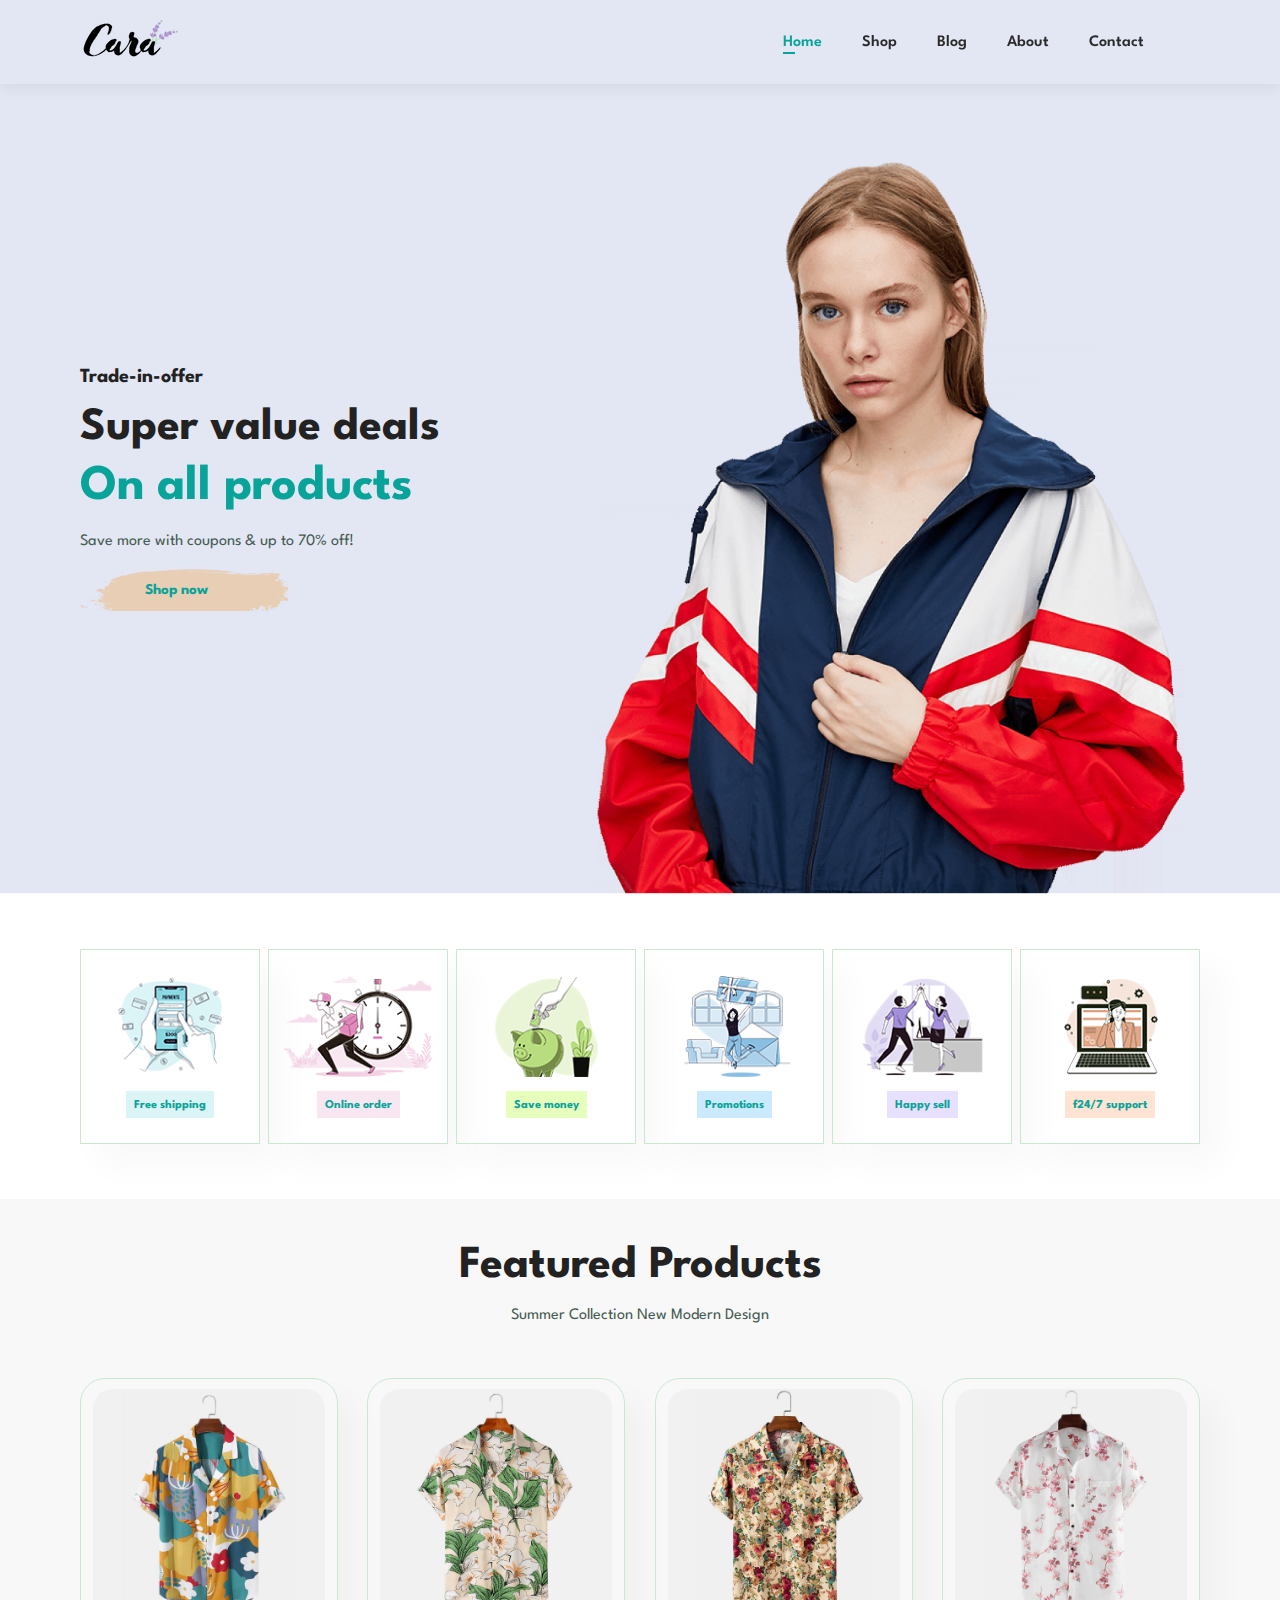
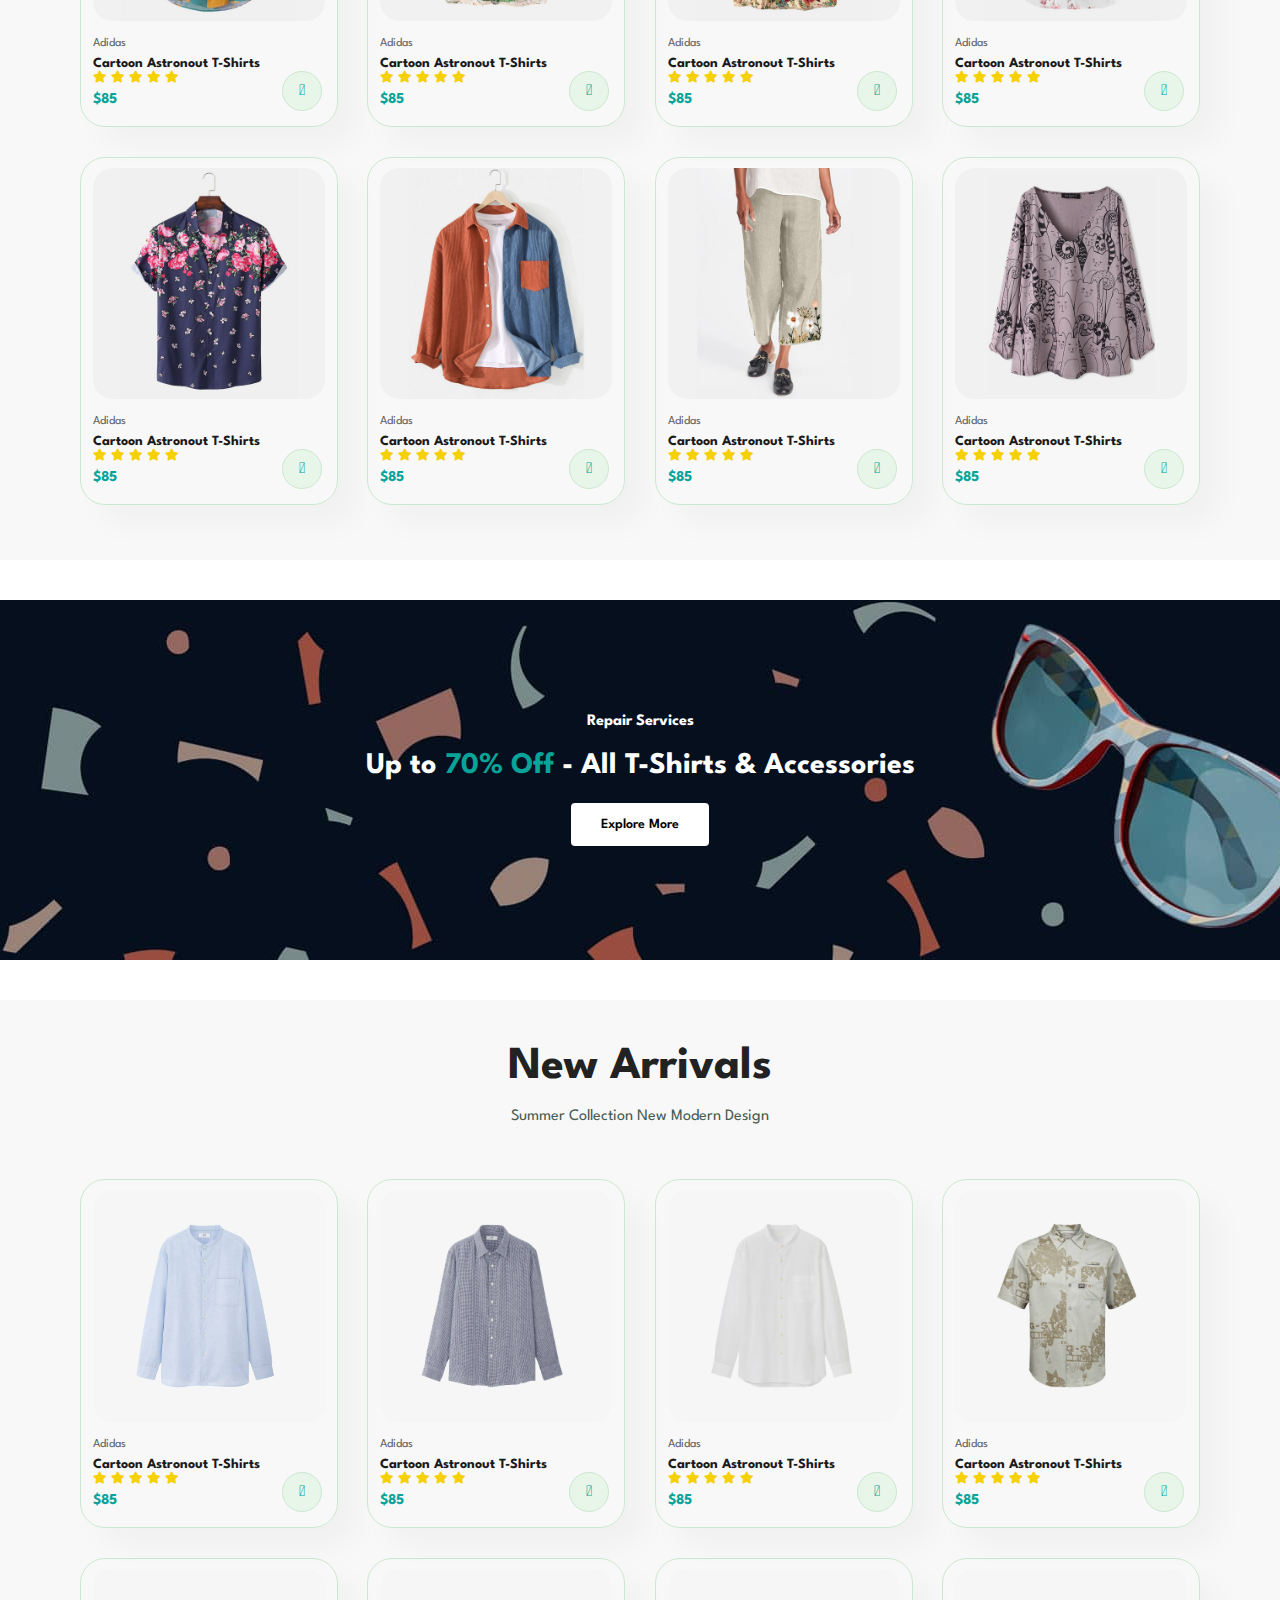
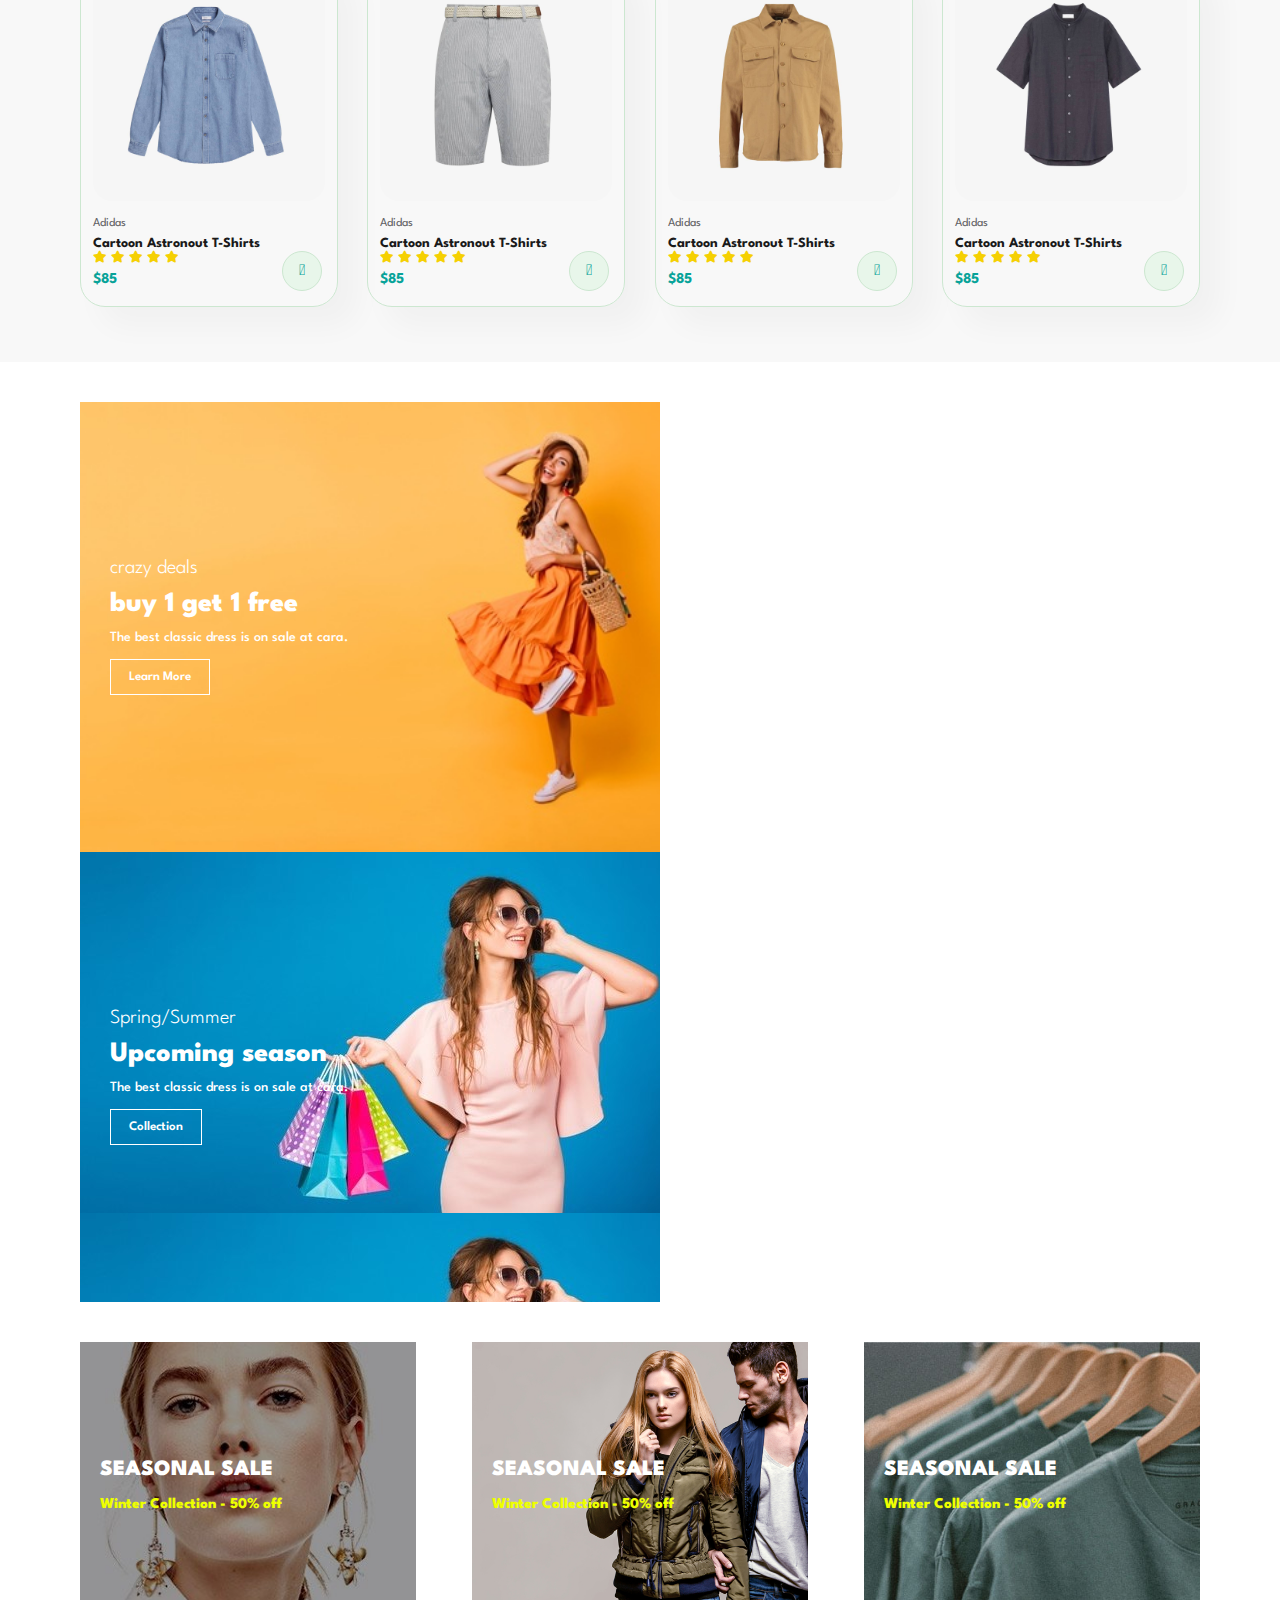
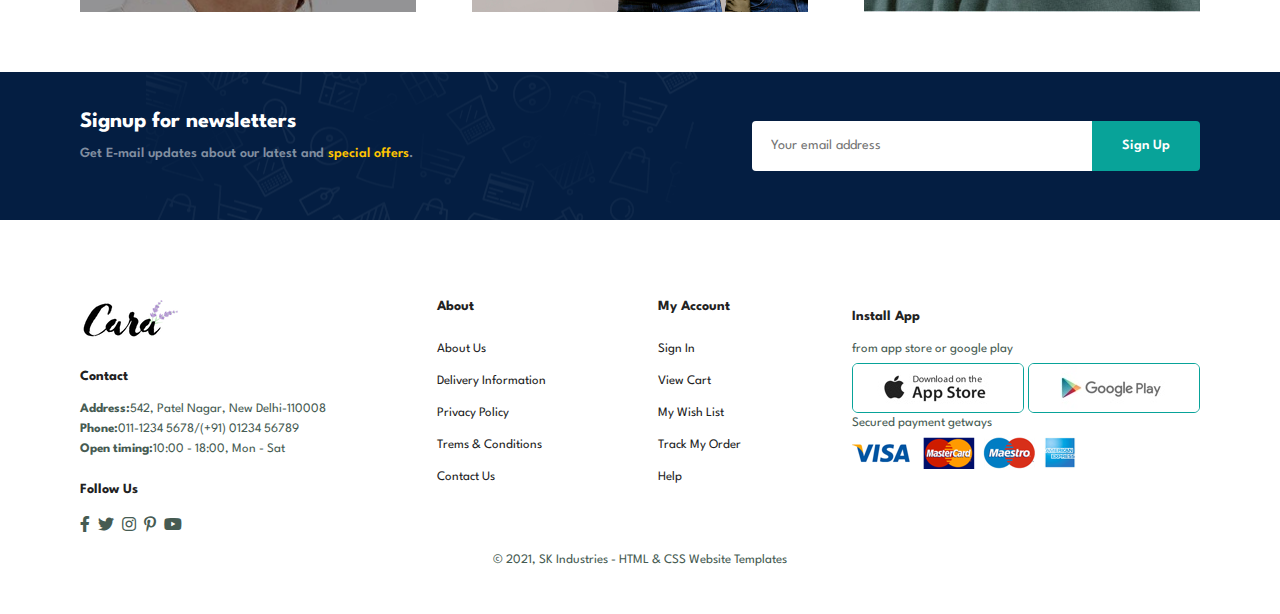
<file: index.html>
<!DOCTYPE html>
<html lang="en">

<head>
    <meta charset="UTF-8">
    <meta http-equiv="X-UA-Compatible" content="IE=edge">
    <meta name="viewport" content="width=device-width, initial-scale=1.0">
    <title>E-commerce website</title>
    <link rel="stylesheet" href="https://pro.fontawesome.com/releases/v5.10.0/css/all.css" />

    <link rel="stylesheet" href="style.css">
</head>

<body>
    <section id="header">
        <a href="#"><img src="img/logo.png" class="logo" alt=""></a>

        <div>
            <ul id="navbar">
                <li><a class="active" href="index.html">Home</a></li>
                <li><a href="shop.html">Shop</a></li>
                <li><a href="blog.html">Blog</a></li>
                <li><a href="about.html">About</a></li>
                <li><a href="contact.html">Contact</a></li>
                <li><a href="cart.html" class="Ig-bag"><i class="far fa-shopping-bag"></i></a></li>
                <a href="#" id="close"><i class="fas fa-times"></i></a>
            </ul>
        </div>
        <div id="mobile" class="mobile">
            <a href="cart.html"><i class="far fa-shopping-bag"></i></a>
            <i id="bar" class="fas fa-outdent"></i>
        </div>
       
    </section>

    <section id="hero">
        <h4>Trade-in-offer</h4>
        <h2>Super value deals</h2>
        <h1>On all products</h1>
        <p>Save more with coupons & up to 70% off!</p>
        <button>Shop now</button>
    </section>

    <section id="feature" class="section-p1">
        <div class="fe-box" style="--clr:#dbf4f6">
            <img src="img/features/f1.png" alt="">
            <h6 >Free shipping</h6>
        </div>
        <div class="fe-box" style="--clr:#f8e7f1">
            <img src="img/features/f2.png" alt="">
            <h6 >Online order</h6>
        </div>
        <div class="fe-box" style="--clr:#e6ffbc">
            <img src="img/features/f3.png" alt="">
            <h6 >Save money</h6>
        </div>
        <div class="fe-box" style="--clr:#cbeafd">
            <img src="img/features/f4.png" alt="">
            <h6 >Promotions</h6>
        </div>
        <div class="fe-box" style="--clr:#e8e0ff">
            <img src="img/features/f5.png" alt="">
            <h6 >Happy sell</h6>
        </div>
        <div class="fe-box" style="--clr:#ffe4d4">
            <img src="img/features/f6.png" alt="">
            <h6 >f24/7 support</h6>
        </div>

    </section>

    <section id="prroduct1" class="section-p1 product1">
        <h2>Featured Products</h2>
        <p>Summer Collection New Modern Design</p>
        <div class="pro-container">
            <div class="pro" onclick="window.location.href='sproduct.html';">
                <img src="img/products/f1.jpg" alt="">
                <div class="des">
                    <span>Adidas</span>
                    <h5>Cartoon Astronout T-Shirts</h5>
                    <div class="star">
                        <i class="fas fa-star"></i>
                        <i class="fas fa-star"></i>
                        <i class="fas fa-star"></i>
                        <i class="fas fa-star"></i>
                        <i class="fas fa-star"></i>
                    </div>
                    <h4>$85</h4>
                </div>
                <a href="#"><i class="fal fa-shopping-cart cart-icon"></i></a>
            </div>
            <div class="pro" onclick="window.location.href='sproduct.html';">
                <img src="img/products/f2.jpg" alt="">
                <div class="des">
                    <span>Adidas</span>
                    <h5>Cartoon Astronout T-Shirts</h5>
                    <div class="star">
                        <i class="fas fa-star"></i>
                        <i class="fas fa-star"></i>
                        <i class="fas fa-star"></i>
                        <i class="fas fa-star"></i>
                        <i class="fas fa-star"></i>
                    </div>
                    <h4>$85</h4>
                </div>
                <a href="#"><i class="fal fa-shopping-cart cart-icon"></i></a>
            </div>
            <div class="pro" onclick="window.location.href='sproduct.html';">
                <img src="img/products/f3.jpg" alt="">
                <div class="des">
                    <span>Adidas</span>
                    <h5>Cartoon Astronout T-Shirts</h5>
                    <div class="star">
                        <i class="fas fa-star"></i>
                        <i class="fas fa-star"></i>
                        <i class="fas fa-star"></i>
                        <i class="fas fa-star"></i>
                        <i class="fas fa-star"></i>
                    </div>
                    <h4>$85</h4>
                </div>
                <a href="#"><i class="fal fa-shopping-cart cart-icon"></i></a>
            </div>
            <div class="pro" onclick="window.location.href='sproduct.html';">
                <img src="img/products/f4.jpg" alt="">
                <div class="des">
                    <span>Adidas</span>
                    <h5>Cartoon Astronout T-Shirts</h5>
                    <div class="star">
                        <i class="fas fa-star"></i>
                        <i class="fas fa-star"></i>
                        <i class="fas fa-star"></i>
                        <i class="fas fa-star"></i>
                        <i class="fas fa-star"></i>
                    </div>
                    <h4>$85</h4>
                </div>
                <a href="#"><i class="fal fa-shopping-cart cart-icon"></i></a>
            </div>
            <div class="pro" onclick="window.location.href='sproduct.html';">
                <img src="img/products/f5.jpg" alt="">
                <div class="des">
                    <span>Adidas</span>
                    <h5>Cartoon Astronout T-Shirts</h5>
                    <div class="star">
                        <i class="fas fa-star"></i>
                        <i class="fas fa-star"></i>
                        <i class="fas fa-star"></i>
                        <i class="fas fa-star"></i>
                        <i class="fas fa-star"></i>
                    </div>
                    <h4>$85</h4>
                </div>
                <a href="#"><i class="fal fa-shopping-cart cart-icon"></i></a>
            </div>
            <div class="pro" onclick="window.location.href='sproduct.html';">
                <img src="img/products/f6.jpg" alt="">
                <div class="des">
                    <span>Adidas</span>
                    <h5>Cartoon Astronout T-Shirts</h5>
                    <div class="star">
                        <i class="fas fa-star"></i>
                        <i class="fas fa-star"></i>
                        <i class="fas fa-star"></i>
                        <i class="fas fa-star"></i>
                        <i class="fas fa-star"></i>
                    </div>
                    <h4>$85</h4>
                </div>
                <a href="#"><i class="fal fa-shopping-cart cart-icon"></i></a>
            </div>
            <div class="pro" onclick="window.location.href='sproduct.html';">
                <img src="img/products/f7.jpg" alt="">
                <div class="des">
                    <span>Adidas</span>
                    <h5>Cartoon Astronout T-Shirts</h5>
                    <div class="star">
                        <i class="fas fa-star"></i>
                        <i class="fas fa-star"></i>
                        <i class="fas fa-star"></i>
                        <i class="fas fa-star"></i>
                        <i class="fas fa-star"></i>
                    </div>
                    <h4>$85</h4>
                </div>
                <a href="#"><i class="fal fa-shopping-cart cart-icon"></i></a>
            </div>
            <div class="pro" onclick="window.location.href='sproduct.html';">
                <img src="img/products/f8.jpg" alt="">
                <div class="des">
                    <span>Adidas</span>
                    <h5>Cartoon Astronout T-Shirts</h5>
                    <div class="star">
                        <i class="fas fa-star"></i>
                        <i class="fas fa-star"></i>
                        <i class="fas fa-star"></i>
                        <i class="fas fa-star"></i>
                        <i class="fas fa-star"></i>
                    </div>
                    <h4>$85</h4>
                </div>
                <a href="#"><i class="fal fa-shopping-cart cart-icon"></i></a>
            </div>
        </div>
    </section>

    <section id="banner" class="banner section-m1">
        <h4>Repair Services</h4>
        <h2>Up to <span>70% Off</span>  - All T-Shirts & Accessories</h2>
        <button class="normal">Explore More</button>
    </section>

    <section id="prroduct1" class="section-p1 product1">
        <h2>New Arrivals</h2>
        <p>Summer Collection New Modern Design</p>
        <div class="pro-container">
            <div class="pro">
                <img src="img/products/n1.jpg" alt="">
                <div class="des">
                    <span>Adidas</span>
                    <h5>Cartoon Astronout T-Shirts</h5>
                    <div class="star">
                        <i class="fas fa-star"></i>
                        <i class="fas fa-star"></i>
                        <i class="fas fa-star"></i>
                        <i class="fas fa-star"></i>
                        <i class="fas fa-star"></i>
                    </div>
                    <h4>$85</h4>
                </div>
                <a href="#"><i class="fal fa-shopping-cart cart-icon"></i></a>
            </div>
            <div class="pro">
                <img src="img/products/n2.jpg" alt="">
                <div class="des">
                    <span>Adidas</span>
                    <h5>Cartoon Astronout T-Shirts</h5>
                    <div class="star">
                        <i class="fas fa-star"></i>
                        <i class="fas fa-star"></i>
                        <i class="fas fa-star"></i>
                        <i class="fas fa-star"></i>
                        <i class="fas fa-star"></i>
                    </div>
                    <h4>$85</h4>
                </div>
                <a href="#"><i class="fal fa-shopping-cart cart-icon"></i></a>
            </div>
            <div class="pro">
                <img src="img/products/n3.jpg" alt="">
                <div class="des">
                    <span>Adidas</span>
                    <h5>Cartoon Astronout T-Shirts</h5>
                    <div class="star">
                        <i class="fas fa-star"></i>
                        <i class="fas fa-star"></i>
                        <i class="fas fa-star"></i>
                        <i class="fas fa-star"></i>
                        <i class="fas fa-star"></i>
                    </div>
                    <h4>$85</h4>
                </div>
                <a href="#"><i class="fal fa-shopping-cart cart-icon"></i></a>
            </div>
            <div class="pro">
                <img src="img/products/n4.jpg" alt="">
                <div class="des">
                    <span>Adidas</span>
                    <h5>Cartoon Astronout T-Shirts</h5>
                    <div class="star">
                        <i class="fas fa-star"></i>
                        <i class="fas fa-star"></i>
                        <i class="fas fa-star"></i>
                        <i class="fas fa-star"></i>
                        <i class="fas fa-star"></i>
                    </div>
                    <h4>$85</h4>
                </div>
                <a href="#"><i class="fal fa-shopping-cart cart-icon"></i></a>
            </div>
            <div class="pro">
                <img src="img/products/n5.jpg" alt="">
                <div class="des">
                    <span>Adidas</span>
                    <h5>Cartoon Astronout T-Shirts</h5>
                    <div class="star">
                        <i class="fas fa-star"></i>
                        <i class="fas fa-star"></i>
                        <i class="fas fa-star"></i>
                        <i class="fas fa-star"></i>
                        <i class="fas fa-star"></i>
                    </div>
                    <h4>$85</h4>
                </div>
                <a href="#"><i class="fal fa-shopping-cart cart-icon"></i></a>
            </div>
            <div class="pro">
                <img src="img/products/n6.jpg" alt="">
                <div class="des">
                    <span>Adidas</span>
                    <h5>Cartoon Astronout T-Shirts</h5>
                    <div class="star">
                        <i class="fas fa-star"></i>
                        <i class="fas fa-star"></i>
                        <i class="fas fa-star"></i>
                        <i class="fas fa-star"></i>
                        <i class="fas fa-star"></i>
                    </div>
                    <h4>$85</h4>
                </div>
                <a href="#"><i class="fal fa-shopping-cart cart-icon"></i></a>
            </div>
            <div class="pro">
                <img src="img/products/n7.jpg" alt="">
                <div class="des">
                    <span>Adidas</span>
                    <h5>Cartoon Astronout T-Shirts</h5>
                    <div class="star">
                        <i class="fas fa-star"></i>
                        <i class="fas fa-star"></i>
                        <i class="fas fa-star"></i>
                        <i class="fas fa-star"></i>
                        <i class="fas fa-star"></i>
                    </div>
                    <h4>$85</h4>
                </div>
                <a href="#"><i class="fal fa-shopping-cart cart-icon"></i></a>
            </div>
            <div class="pro">
                <img src="img/products/n8.jpg" alt="">
                <div class="des">
                    <span>Adidas</span>
                    <h5>Cartoon Astronout T-Shirts</h5>
                    <div class="star">
                        <i class="fas fa-star"></i>
                        <i class="fas fa-star"></i>
                        <i class="fas fa-star"></i>
                        <i class="fas fa-star"></i>
                        <i class="fas fa-star"></i>
                    </div>
                    <h4>$85</h4>
                </div>
                <a href="#"><i class="fal fa-shopping-cart cart-icon"></i></a>
            </div>
        </div>
    </section>

    <section id="sm-banneer" class="sm-banner section-p1">
        <div class="banner-box">
            <h4>crazy deals</h4>
            <h2>buy 1 get 1 free</h2>
            <span>The best classic dress is on sale at cara.</span>
            <button class="white">Learn More</button>
        </div>
        <div class="banner-box banner-box2">
            <h4>Spring/Summer</h4>
            <h2>Upcoming season</h2>
            <span>The best classic dress is on sale at cara.</span>
            <button class="white">Collection</button>
        </div>
    </section>

    <section id="banner3" class="banner3">
        <div class="banner-box">
            <h2>SEASONAL SALE</h2>
            <h3>Winter Collection - 50% off</h3>            
        </div>
        <div class="banner-box bnr2">
            <h2>SEASONAL SALE</h2>
            <h3>Winter Collection - 50% off</h3>            
        </div>
        <div class="banner-box bnr3">
            <h2>SEASONAL SALE</h2>
            <h3>Winter Collection - 50% off</h3>            
        </div>
    </section>

    <section id="newsletter" class="newsletter section-p1 section-m1">
        <div class="newstext">
            <h4>Signup for newsletters</h4>
            <p>Get E-mail updates about our latest and <span> special offers</span>.</p>
        </div>
        <div class="form">
            <input type="text" placeholder="Your email address">
            <button class="normal">Sign Up</button>
        </div>
    </section>


    <footer class="section-p1">
        <div class="col">
            <img class="logo" src="img/logo.png" alt="">
            <h4>contact</h4>
            <p><strong>Address:</strong>542, Patel Nagar, New Delhi-110008</p>
            <p><strong>Phone:</strong>011-1234 5678/(+91) 01234 56789</p>
            <p><strong>Open timing:</strong>10:00 - 18:00, Mon - Sat</p>
            <div class="follow">
                <h4>follow us</h4>
                <div class="icons">
                    <i class="fab fa-facebook-f"></i>
                    <i class="fab fa-twitter"></i>
                    <i class="fab fa-instagram"></i>
                    <i class="fab fa-pinterest-p"></i>
                    <i class="fab fa-youtube"></i>
                </div>
            </div>
        </div>

        <div class="col">
            <h4>About</h4>
            <a href="#">About us</a>
            <a href="#">Delivery Information</a>
            <a href="#">Privacy policy</a>
            <a href="#">trems & Conditions</a>
            <a href="#">contact us</a>
        </div>

        <div class="col">
            <h4>my account</h4>
            <a href="#">sign in</a>
            <a href="#">view cart</a>
            <a href="#">my wish list</a>
            <a href="#">Track my order</a>
            <a href="#">help</a>
        </div>

        <div class="col install">
            <h4>install app</h4>
            <p>from app store or google play</p>
            <div class="row">
                <img src="img/pay/app.jpg" alt="">
                <img src="img/pay/play.jpg" alt="">
            </div>
            <p>Secured payment getways</p>
                <img src="img/pay/pay.png" alt="">
        </div>

        <div class="copyright">
            <p>&#169; 2021, SK Industries - HTML & CSS Website Templates</p>
        </div>
    </footer>



    <script src="script.js"></script>
</body>

</html>
</file>
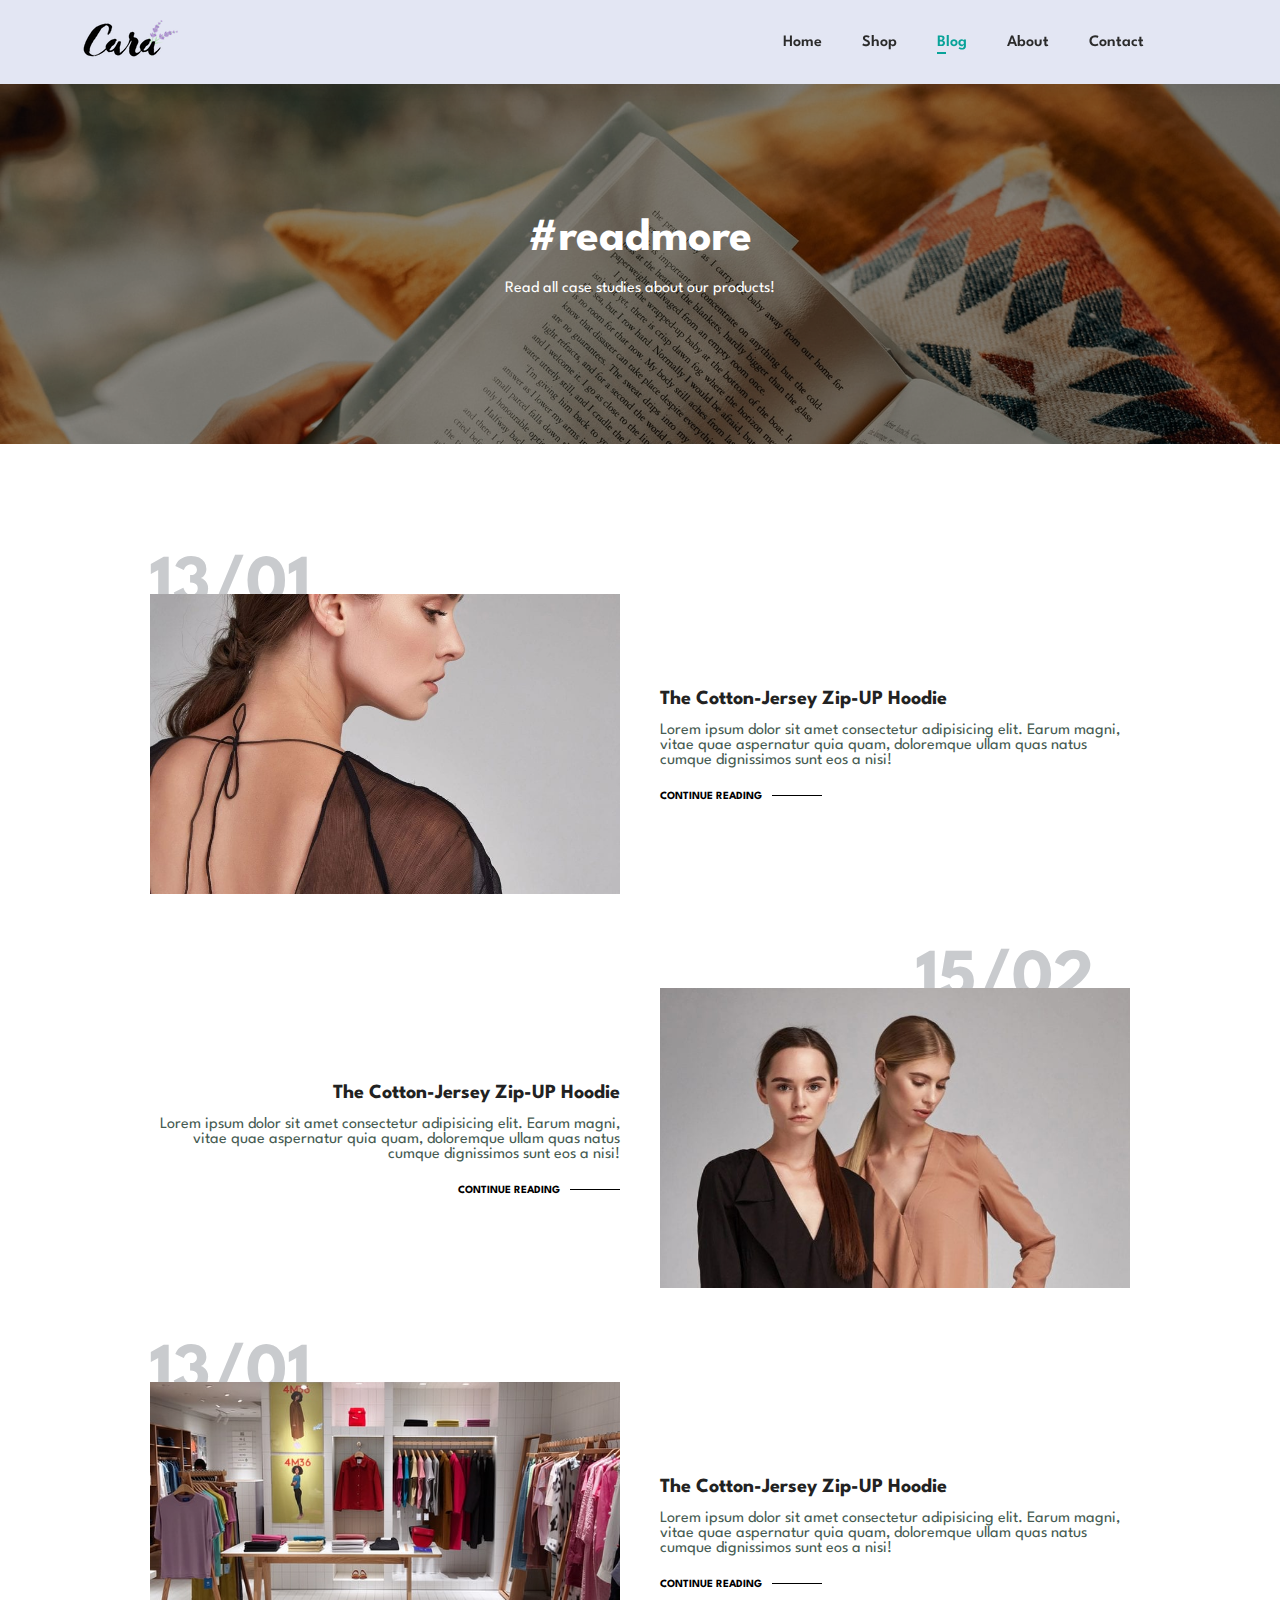
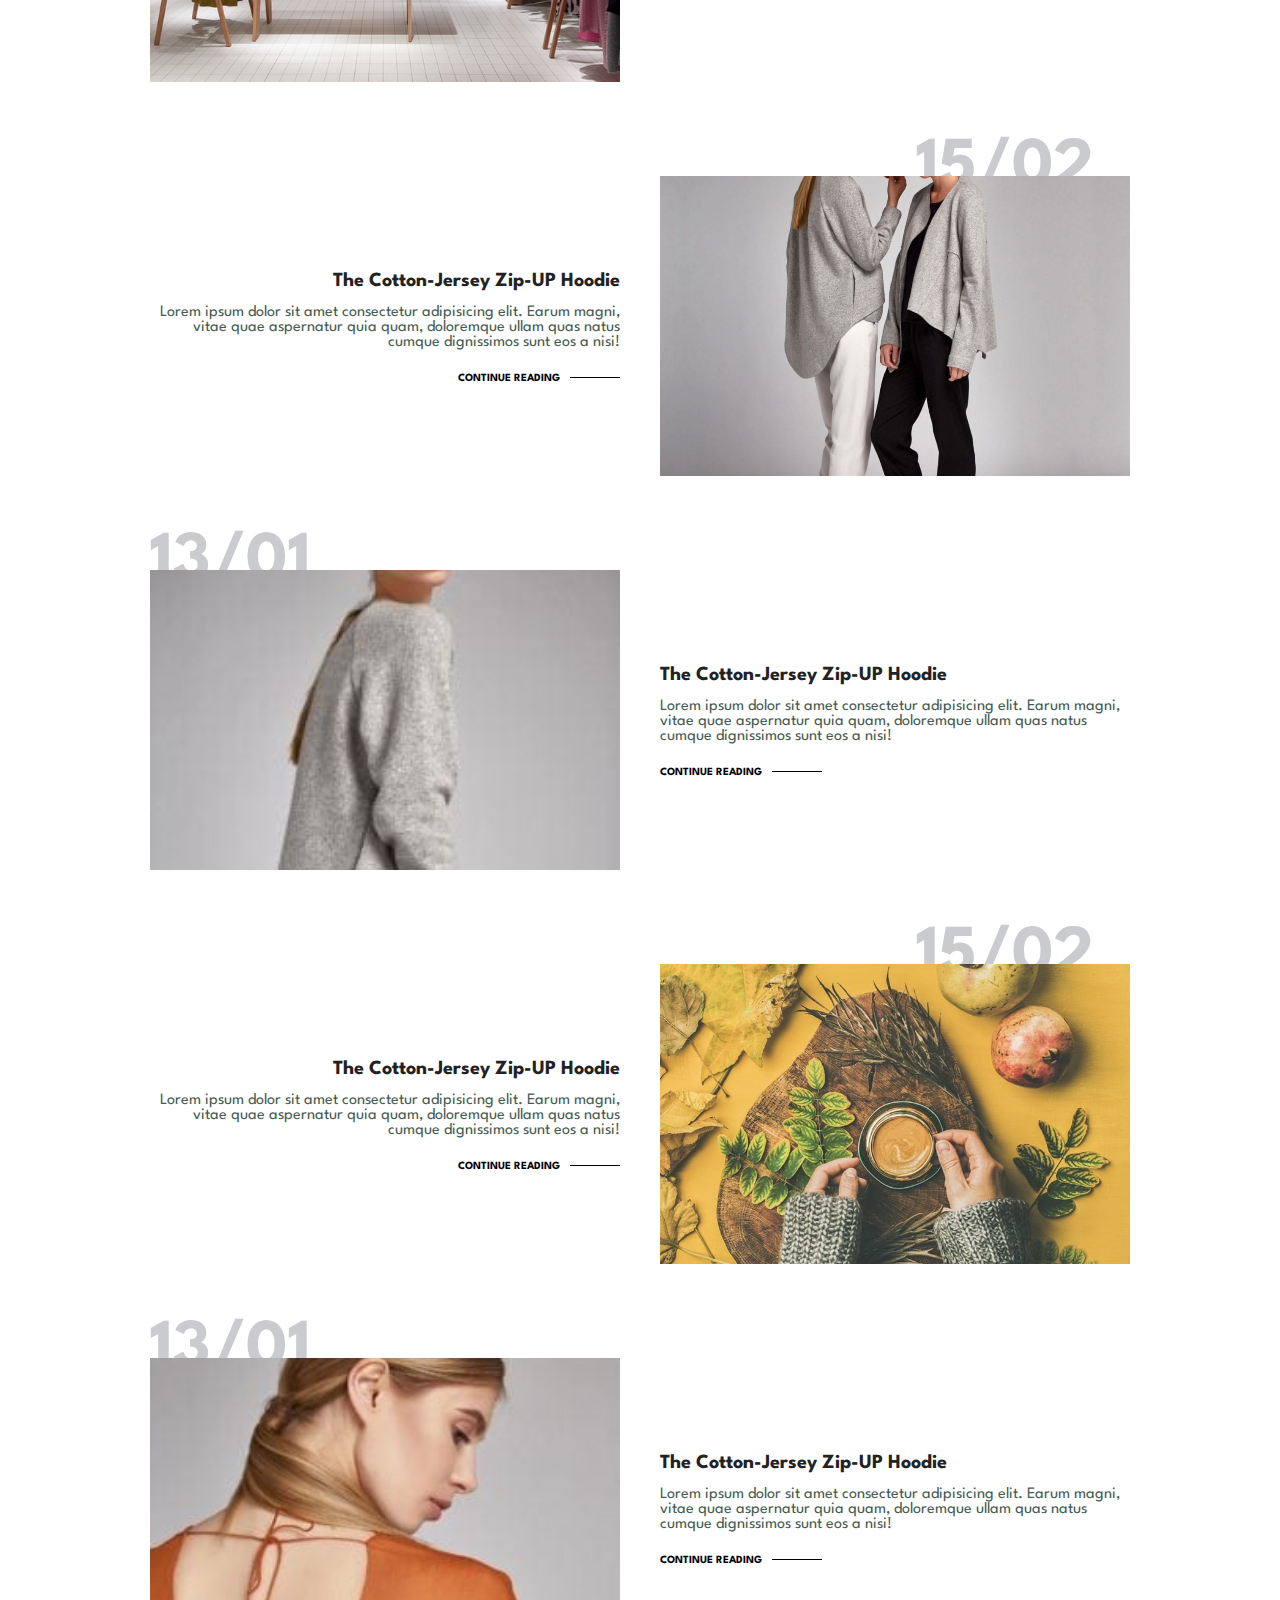
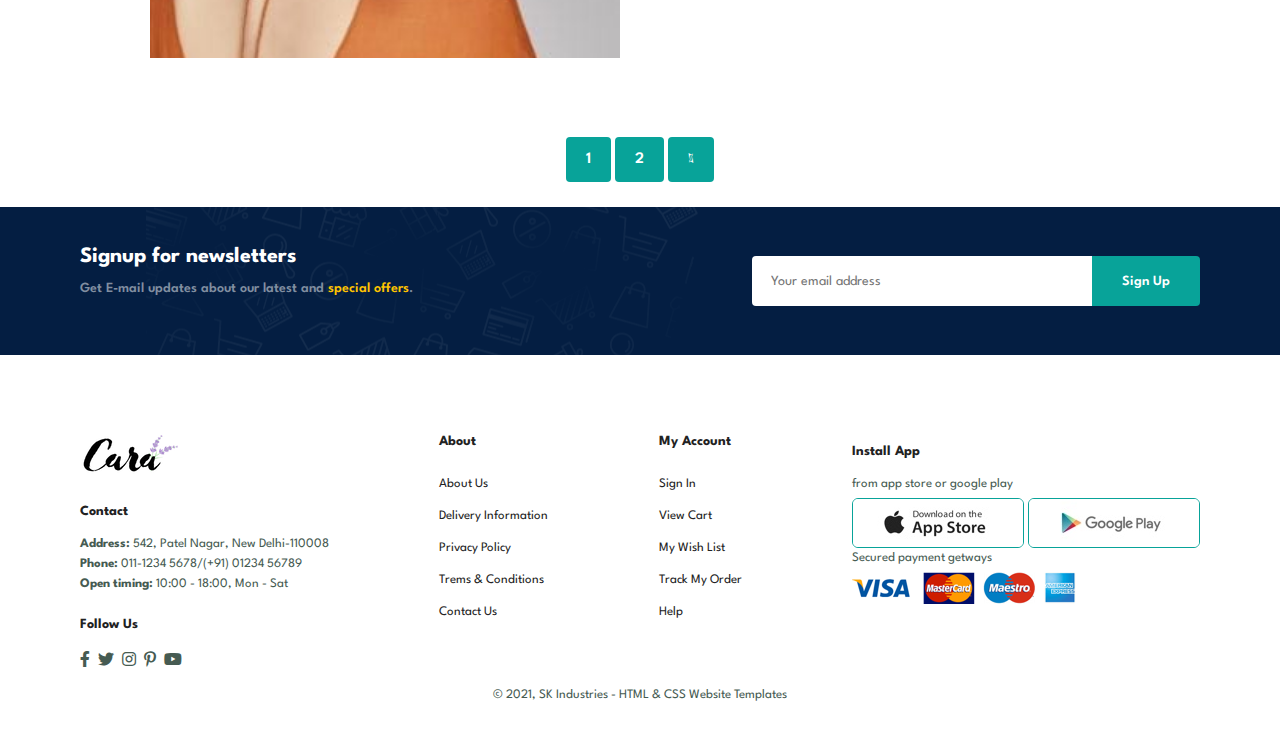
<file: blog.html>
<!DOCTYPE html>
<html lang="en">

<head>
    <meta charset="UTF-8">
    <meta http-equiv="X-UA-Compatible" content="IE=edge">
    <meta name="viewport" content="width=device-width, initial-scale=1.0">
    <title>E-commerce website</title>
    <link rel="stylesheet" href="https://pro.fontawesome.com/releases/v5.10.0/css/all.css" />

    <link rel="stylesheet" href="style.css">
</head>

<body>
    <section id="header">
        <a href="#"><img src="img/logo.png" class="logo" alt=""></a>

        <div>
            <ul id="navbar">
                <li><a href="index.html">Home</a></li>
                <li><a href="shop.html">Shop</a></li>
                <li><a class="active" href="blog.html">Blog</a></li>
                <li><a href="about.html">About</a></li>
                <li><a href="contact.html">Contact</a></li>
                <li><a href="cart.html" class="Ig-bag"><i class="far fa-shopping-bag"></i></a></li>
                <a href="#" id="close"><i class="fas fa-times"></i></a>
            </ul>
        </div>
        <div id="mobile" class="mobile">
            <a href="cart.html"><i class="far fa-shopping-bag"></i></a>
            <i id="bar" class="fas fa-outdent"></i>
        </div>

    </section>

    <section id="ShopHeader" class="ShopHeader blog-header">
        <h2>#readmore</h2>
        <p>Read all case studies about our products!</p>
    </section>


    <section id="blog" class="blog">
        <div class="blog-box">
            <div class="blog-img">
                <img src="img/blog/b1.jpg" alt="">
                <h1>13/01</h1>
            </div>
            <div class="blog-details">
                <h4>The Cotton-Jersey Zip-UP Hoodie</h4>
                <p>Lorem ipsum dolor sit amet consectetur adipisicing elit. Earum magni, vitae quae aspernatur quia
                    quam, doloremque ullam quas natus cumque dignissimos sunt eos a nisi!</p>
                <a href="#">Continue Reading</a>
                
            </div>
        </div>
        <div class="blog-box left-side">
            <div class="blog-details">
                <h4>The Cotton-Jersey Zip-UP Hoodie</h4>
                <p>Lorem ipsum dolor sit amet consectetur adipisicing elit. Earum magni, vitae quae aspernatur quia
                    quam, doloremque ullam quas natus cumque dignissimos sunt eos a nisi!</p>
                <a href="#">Continue Reading</a>  
            </div>
            <div class="blog-img">
                <img src="img/blog/b2.jpg" alt="">        
                <h1>15/02</h1>
            </div>
        </div>
        <div class="blog-box">
            <div class="blog-img">
                <img src="img/blog/b3.jpg" alt="">
                <h1>13/01</h1>
            </div>
            <div class="blog-details">
                <h4>The Cotton-Jersey Zip-UP Hoodie</h4>
                <p>Lorem ipsum dolor sit amet consectetur adipisicing elit. Earum magni, vitae quae aspernatur quia
                    quam, doloremque ullam quas natus cumque dignissimos sunt eos a nisi!</p>
                <a href="#">Continue Reading</a>
                
            </div>
        </div>
        <div class="blog-box left-side">
            <div class="blog-details">
                <h4>The Cotton-Jersey Zip-UP Hoodie</h4>
                <p>Lorem ipsum dolor sit amet consectetur adipisicing elit. Earum magni, vitae quae aspernatur quia
                    quam, doloremque ullam quas natus cumque dignissimos sunt eos a nisi!</p>
                <a href="#">Continue Reading</a>  
            </div>
            <div class="blog-img">
                <img src="img/blog/b4.jpg" alt="">        
                <h1>15/02</h1>
            </div>
        </div>
        <div class="blog-box">
            <div class="blog-img">
                <img src="img/blog/b5.jpg" alt="">
                <h1>13/01</h1>
            </div>
            <div class="blog-details">
                <h4>The Cotton-Jersey Zip-UP Hoodie</h4>
                <p>Lorem ipsum dolor sit amet consectetur adipisicing elit. Earum magni, vitae quae aspernatur quia
                    quam, doloremque ullam quas natus cumque dignissimos sunt eos a nisi!</p>
                <a href="#">Continue Reading</a>
                
            </div>
        </div>
        <div class="blog-box left-side">
            <div class="blog-details">
                <h4>The Cotton-Jersey Zip-UP Hoodie</h4>
                <p>Lorem ipsum dolor sit amet consectetur adipisicing elit. Earum magni, vitae quae aspernatur quia
                    quam, doloremque ullam quas natus cumque dignissimos sunt eos a nisi!</p>
                <a href="#">Continue Reading</a>  
            </div>
            <div class="blog-img">
                <img src="img/blog/b6.jpg" alt="">        
                <h1>15/02</h1>
            </div>
        </div>
        <div class="blog-box">
            <div class="blog-img">
                <img src="img/blog/b7.jpg" alt="">
                <h1>13/01</h1>
            </div>
            <div class="blog-details">
                <h4>The Cotton-Jersey Zip-UP Hoodie</h4>
                <p>Lorem ipsum dolor sit amet consectetur adipisicing elit. Earum magni, vitae quae aspernatur quia
                    quam, doloremque ullam quas natus cumque dignissimos sunt eos a nisi!</p>
                <a href="#">Continue Reading</a>
                
            </div>
        </div>
        
        
    </section>

    <section id="pagination" class="pagination blog-pagination">
        <a href="#">1</a>
        <a href="#">2</a>
        <a href="#"><i class="fal fa-long-arrow-alt-right"></i></a>
    </section>

    <section id="newsletter" class="newsletter section-p1 section-m1">
        <div class="newstext">
            <h4>Signup for newsletters</h4>
            <p>Get E-mail updates about our latest and <span> special offers</span>.</p>
        </div>
        <div class="form">
            <input type="text" placeholder="Your email address">
            <button class="normal">Sign Up</button>
        </div>
    </section>


    <footer class="section-p1">
        <div class="col">
            <img class="logo" src="img/logo.png" alt="">
            <h4>contact</h4>
            <p><strong>Address:</strong> 542, Patel Nagar, New Delhi-110008</p>
            <p><strong>Phone:</strong> 011-1234 5678/(+91) 01234 56789</p>
            <p><strong>Open timing:</strong> 10:00 - 18:00, Mon - Sat</p>
            <div class="follow">
                <h4>follow us</h4>
                <div class="icons">
                    <i class="fab fa-facebook-f"></i>
                    <i class="fab fa-twitter"></i>
                    <i class="fab fa-instagram"></i>
                    <i class="fab fa-pinterest-p"></i>
                    <i class="fab fa-youtube"></i>
                </div>
            </div>
        </div>

        <div class="col">
            <h4>About</h4>
            <a href="#">About us</a>
            <a href="#">Delivery Information</a>
            <a href="#">Privacy policy</a>
            <a href="#">trems & Conditions</a>
            <a href="#">contact us</a>
        </div>

        <div class="col">
            <h4>my account</h4>
            <a href="#">sign in</a>
            <a href="#">view cart</a>
            <a href="#">my wish list</a>
            <a href="#">Track my order</a>
            <a href="#">help</a>
        </div>

        <div class="col install">
            <h4>install app</h4>
            <p>from app store or google play</p>
            <div class="row">
                <img src="img/pay/app.jpg" alt="">
                <img src="img/pay/play.jpg" alt="">
            </div>
            <p>Secured payment getways</p>
            <img src="img/pay/pay.png" alt="">
        </div>

        <div class="copyright">
            <p>&#169; 2021, SK Industries - HTML & CSS Website Templates</p>
        </div>
    </footer>



    <script src="script.js"></script>
</body>

</html>
</file>
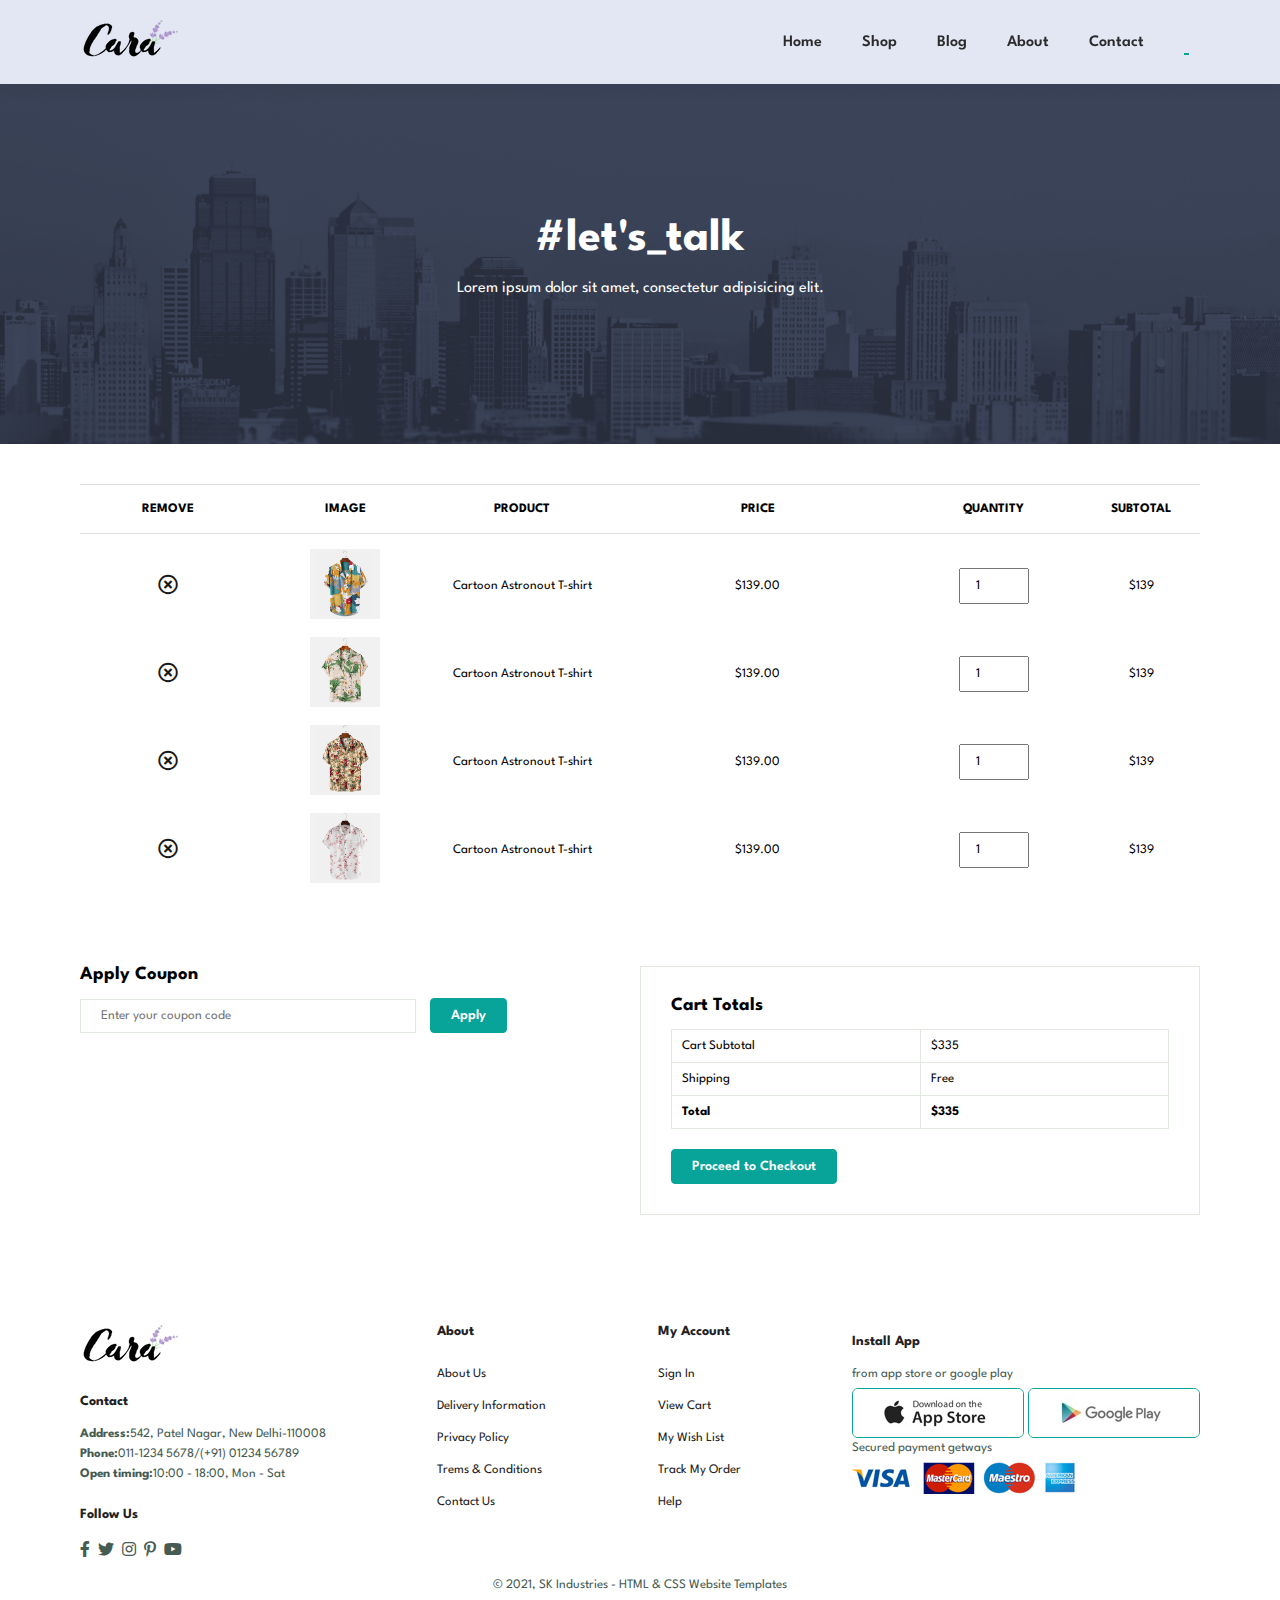
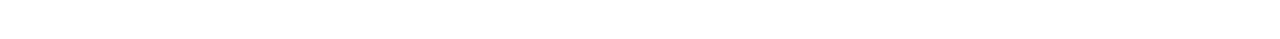
<file: cart.html>
<!DOCTYPE html>
<html lang="en">

<head>
    <meta charset="UTF-8">
    <meta http-equiv="X-UA-Compatible" content="IE=edge">
    <meta name="viewport" content="width=device-width, initial-scale=1.0">
    <title>E-commerce website</title>
    <link rel="stylesheet" href="https://pro.fontawesome.com/releases/v5.10.0/css/all.css" />

    <link rel="stylesheet" href="style.css">
</head>

<body>
    <section id="header">
        <a href="#"><img src="img/logo.png" class="logo" alt=""></a>

        <div>
            <ul id="navbar">
                <li><a href="index.html">Home</a></li>
                <li><a href="shop.html">Shop</a></li>
                <li><a href="blog.html">Blog</a></li>
                <li><a href="about.html">About</a></li>
                <li><a href="contact.html">Contact</a></li>
                <li><a class="active" href="cart.html" class="Ig-bag"><i class="far fa-shopping-bag"></i></a></li>
                <a id="close"><i class="fas fa-times"></i></a>
            </ul>
        </div>
        <div id="mobile" class="mobile">
            <a href="cart.html"><i class="far fa-shopping-bag"></i></a>
            <i id="bar" class="fas fa-outdent"></i>
        </div>

    </section>

    <section id="ShopHeader" class="ShopHeader About-header">
        <h2>#let's_talk</h2>
        <p>Lorem ipsum dolor sit amet, consectetur adipisicing elit.</p>
    </section>

    <section id="cart" class="cart section-p1">
        <table width="100%">
            <thead>
                <td>remove</td>
                <td>image</td>
                <td>product</td>
                <td>price</td>
                <td>quantity</td>
                <td>subtotal</td>
            </thead>
            <tbody>
                <tr>
                    <td><a href="#"><i class="far fa-times-circle"></a></i></td>
                    <td><img src="img/products/f1.jpg" alt=""></td>
                    <td>Cartoon Astronout T-shirt</td>
                    <td>$139.00</td>
                    <td><input type="number" value="1"></td>
                    <td>$139</td>
                </tr>
                <tr>
                    <td><a href="#"><i class="far fa-times-circle"></a></i></td>
                    <td><img src="img/products/f2.jpg" alt=""></td>
                    <td>Cartoon Astronout T-shirt</td>
                    <td>$139.00</td>
                    <td><input type="number" value="1"></td>
                    <td>$139</td>
                </tr>
                <tr>
                    <td><a href="#"><i class="far fa-times-circle"></a></i></td>
                    <td><img src="img/products/f3.jpg" alt=""></td>
                    <td>Cartoon Astronout T-shirt</td>
                    <td>$139.00</td>
                    <td><input type="number" value="1"></td>
                    <td>$139</td>
                </tr>
                <tr>
                    <td><a href="#"><i class="far fa-times-circle"></a></i></td>
                    <td><img src="img/products/f4.jpg" alt=""></td>
                    <td>Cartoon Astronout T-shirt</td>
                    <td>$139.00</td>
                    <td><input type="number" value="1"></td>
                    <td>$139</td>
                </tr>
            </tbody>
        </table>

    </section>

    <section id="cart-add" class="cart-add section-p1">
        <div class="coupon">
            <h3>Apply Coupon</h3>
            <div>
                <input type="text" placeholder="Enter your coupon code">
                <button class="normal">Apply</button>
            </div>
        </div>

        <div class="sub-total">
            <h3>Cart Totals</h3>
            <table>
                <tr>
                    <td>Cart Subtotal</td>
                    <td>$335</td>
                </tr>
                <tr>
                    <td>Shipping</td>
                    <td>Free</td>
                </tr>
                <tr>
                    <td><strong>Total</strong></td>
                    <td><strong>$335</strong></td>
                </tr>
            </table>
            <button class="normal">Proceed to Checkout</button>
        </div>
    </section>

    <footer class="section-p1">
        <div class="col">
            <img class="logo" src="img/logo.png" alt="">
            <h4>contact</h4>
            <p><strong>Address:</strong>542, Patel Nagar, New Delhi-110008</p>
            <p><strong>Phone:</strong>011-1234 5678/(+91) 01234 56789</p>
            <p><strong>Open timing:</strong>10:00 - 18:00, Mon - Sat</p>
            <div class="follow">
                <h4>follow us</h4>
                <div class="icons">
                    <i class="fab fa-facebook-f"></i>
                    <i class="fab fa-twitter"></i>
                    <i class="fab fa-instagram"></i>
                    <i class="fab fa-pinterest-p"></i>
                    <i class="fab fa-youtube"></i>
                </div>
            </div>
        </div>

        <div class="col">
            <h4>About</h4>
            <a href="#">About us</a>
            <a href="#">Delivery Information</a>
            <a href="#">Privacy policy</a>
            <a href="#">trems & Conditions</a>
            <a href="#">contact us</a>
        </div>

        <div class="col">
            <h4>my account</h4>
            <a href="#">sign in</a>
            <a href="#">view cart</a>
            <a href="#">my wish list</a>
            <a href="#">Track my order</a>
            <a href="#">help</a>
        </div>

        <div class="col install">
            <h4>install app</h4>
            <p>from app store or google play</p>
            <div class="row">
                <img src="img/pay/app.jpg" alt="">
                <img src="img/pay/play.jpg" alt="">
            </div>
            <p>Secured payment getways</p>
            <img src="img/pay/pay.png" alt="">
        </div>

        <div class="copyright">
            <p>&#169; 2021, SK Industries - HTML & CSS Website Templates</p>
        </div>
    </footer>



    <script src="script.js"></script>
</body>

</html>
</file>
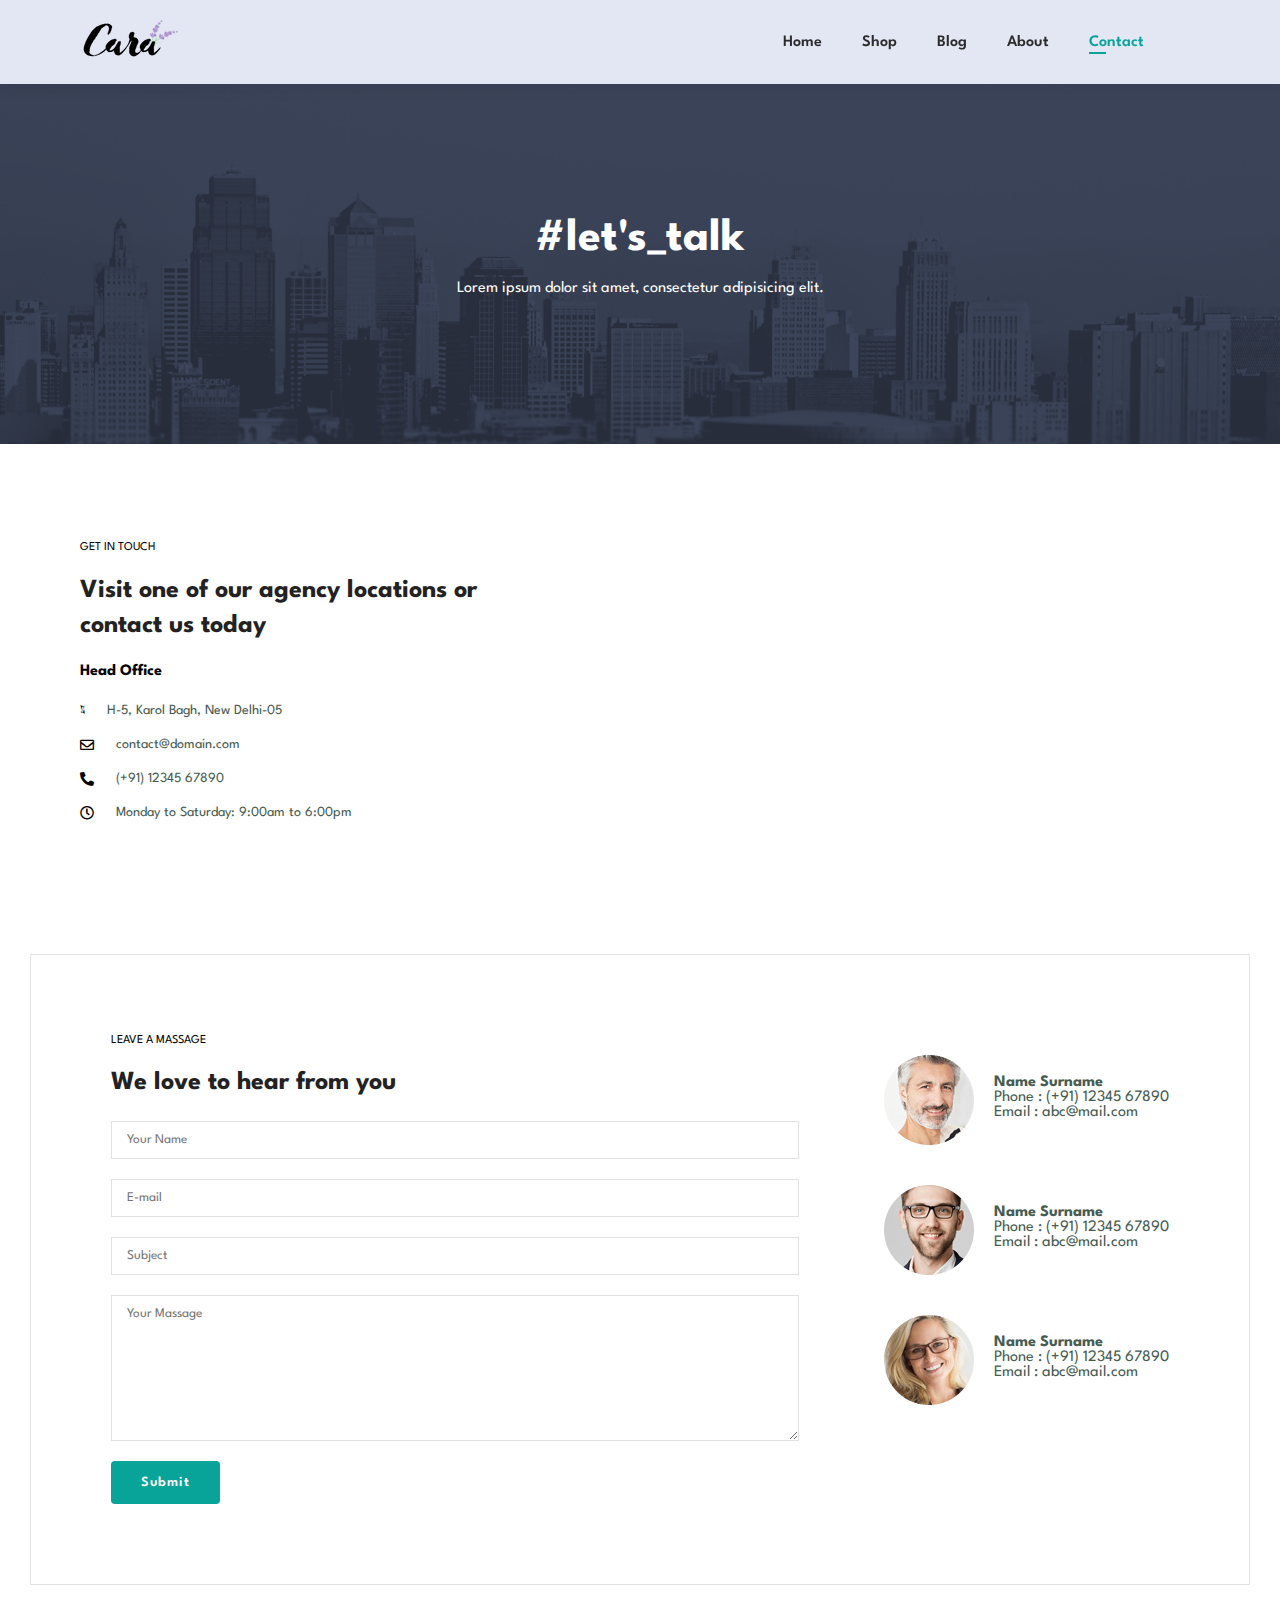
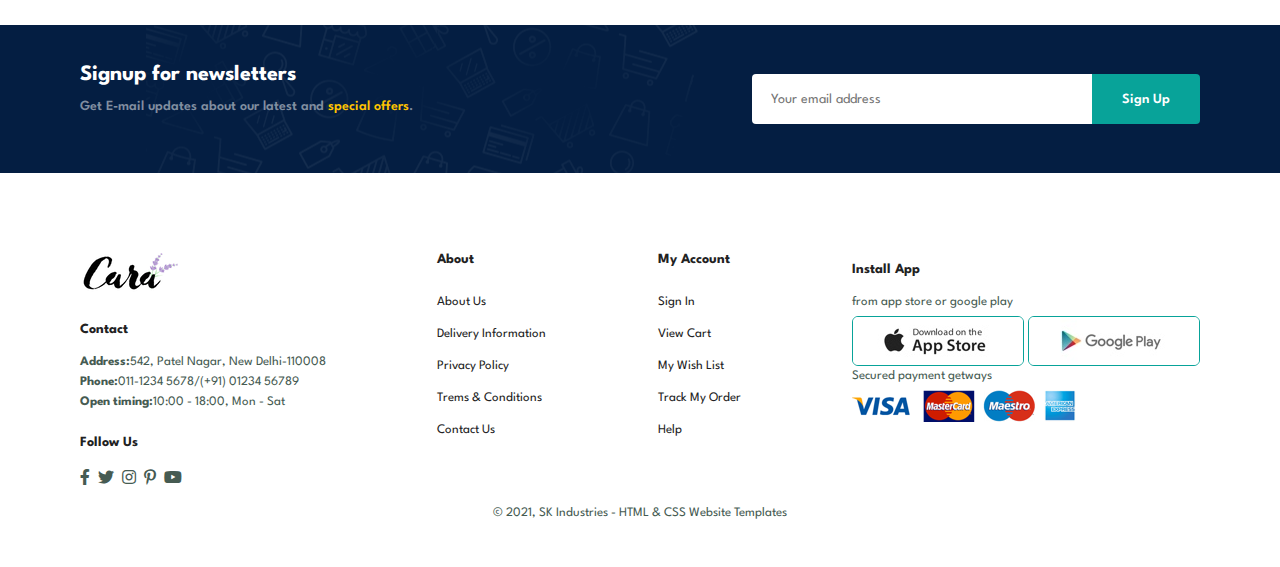
<file: contact.html>
<!DOCTYPE html>
<html lang="en">

<head>
    <meta charset="UTF-8">
    <meta http-equiv="X-UA-Compatible" content="IE=edge">
    <meta name="viewport" content="width=device-width, initial-scale=1.0">
    <title>E-commerce website</title>
    <link rel="stylesheet" href="https://pro.fontawesome.com/releases/v5.10.0/css/all.css" />

    <link rel="stylesheet" href="style.css">
</head>

<body>
    <section id="header">
        <a href="#"><img src="img/logo.png" class="logo" alt=""></a>

        <div>
            <ul id="navbar">
                <li><a href="index.html">Home</a></li>
                <li><a href="shop.html">Shop</a></li>
                <li><a href="blog.html">Blog</a></li>
                <li><a href="about.html">About</a></li>
                <li><a class="active" href="contact.html">Contact</a></li>
                <li><a href="cart.html" class="Ig-bag"><i class="far fa-shopping-bag"></i></a></li>
                <a href="#" id="close"><i class="fas fa-times"></i></a>
            </ul>
        </div>
        <div id="mobile" class="mobile">
            <a href="cart.html"><i class="far fa-shopping-bag"></i></a>
            <i id="bar" class="fas fa-outdent"></i>
        </div>

    </section>

    <section id="ShopHeader" class="ShopHeader About-header">
        <h2>#let's_talk</h2>
        <p>Lorem ipsum dolor sit amet, consectetur adipisicing elit.</p>
    </section>

    <section id="contact-details" class="section-p1 contact-details">
        <div class="details">
            <span>get in touch</span>
            <h2>Visit one of our agency locations or contact us today</h2>
            <h3>Head Office</h3>
            <div>
                <li>
                    <i class="fal fa-map"></i>
                    <p>H-5, Karol Bagh, New Delhi-05</p>
                </li>
                <li>
                    <i class="far fa-envelope"></i>
                    <p>contact@domain.com</p>
                </li>
                <li>
                    <i class="fas fa-phone-alt"></i>
                    <p>(+91) 12345 67890</p>
                </li>
                <li>
                    <i class="far fa-clock"></i>
                    <p>Monday to Saturday: 9:00am to 6:00pm</p>
                </li>
            </div>
        </div>
        <div class="map">
            <iframe src="https://www.google.com/maps/embed?pb=!1m18!1m12!1m3!1d14008.1123135637!2d77.2065321711798!3d28.628920553093323!2m3!1f0!2f0!3f0!3m2!1i1024!2i768!4f13.1!3m3!1m2!1s0x390cfd96788ff6db%3A0x2ab0c17c3b8f568c!2sMuseum%20of%20Illusions%20New%20Delhi!5e0!3m2!1sen!2sin!4v1680168230116!5m2!1sen!2sin" width="600" height="450" style="border:0;" allowfullscreen="" loading="lazy" referrerpolicy="no-referrer-when-downgrade" frameborder="0"></iframe>
        </div>
    </section>

    <section id="form-details" class="form-details">
        <form action="">
            <span>Leave a Massage</span>
            <h2>We love to hear from you</h2>
            <input type="text" placeholder="Your Name">
            <input type="email" placeholder="E-mail">
            <input type="subject" placeholder="Subject">
            <textarea name="" id="" cols="30" rows="10" placeholder="Your Massage"></textarea>
            <button class="normal">submit</button>
        </form>

        <div class="people">
            <div class="detail">
                <img src="img/people/1.png" alt="">
                <p><strong>Name Surname</strong><br>Phone : (+91) 12345 67890 <br> Email : abc@mail.com</p>
            </div>
            <div class="detail">
                <img src="img/people/2.png" alt="">
                <p><strong>Name Surname</strong><br>Phone : (+91) 12345 67890 <br> Email : abc@mail.com</p>
            </div>
            <div class="detail">
                <img src="img/people/3.png" alt="">
                <p><strong>Name Surname</strong><br>Phone : (+91) 12345 67890 <br> Email : abc@mail.com</p>
            </div>
        </div>
    </section>

    <section id="newsletter" class="newsletter section-p1 section-m1">
        <div class="newstext">
            <h4>Signup for newsletters</h4>
            <p>Get E-mail updates about our latest and <span> special offers</span>.</p>
        </div>
        <div class="form">
            <input type="text" placeholder="Your email address">
            <button class="normal">Sign Up</button>
        </div>
    </section>


    <footer class="section-p1">
        <div class="col">
            <img class="logo" src="img/logo.png" alt="">
            <h4>contact</h4>
            <p><strong>Address:</strong>542, Patel Nagar, New Delhi-110008</p>
            <p><strong>Phone:</strong>011-1234 5678/(+91) 01234 56789</p>
            <p><strong>Open timing:</strong>10:00 - 18:00, Mon - Sat</p>
            <div class="follow">
                <h4>follow us</h4>
                <div class="icons">
                    <i class="fab fa-facebook-f"></i>
                    <i class="fab fa-twitter"></i>
                    <i class="fab fa-instagram"></i>
                    <i class="fab fa-pinterest-p"></i>
                    <i class="fab fa-youtube"></i>
                </div>
            </div>
        </div>

        <div class="col">
            <h4>About</h4>
            <a href="#">About us</a>
            <a href="#">Delivery Information</a>
            <a href="#">Privacy policy</a>
            <a href="#">trems & Conditions</a>
            <a href="#">contact us</a>
        </div>

        <div class="col">
            <h4>my account</h4>
            <a href="#">sign in</a>
            <a href="#">view cart</a>
            <a href="#">my wish list</a>
            <a href="#">Track my order</a>
            <a href="#">help</a>
        </div>

        <div class="col install">
            <h4>install app</h4>
            <p>from app store or google play</p>
            <div class="row">
                <img src="img/pay/app.jpg" alt="">
                <img src="img/pay/play.jpg" alt="">
            </div>
            <p>Secured payment getways</p>
            <img src="img/pay/pay.png" alt="">
        </div>

        <div class="copyright">
            <p>&#169; 2021, SK Industries - HTML & CSS Website Templates</p>
        </div>
    </footer>



    <script src="script.js"></script>
</body>

</html>
</file>
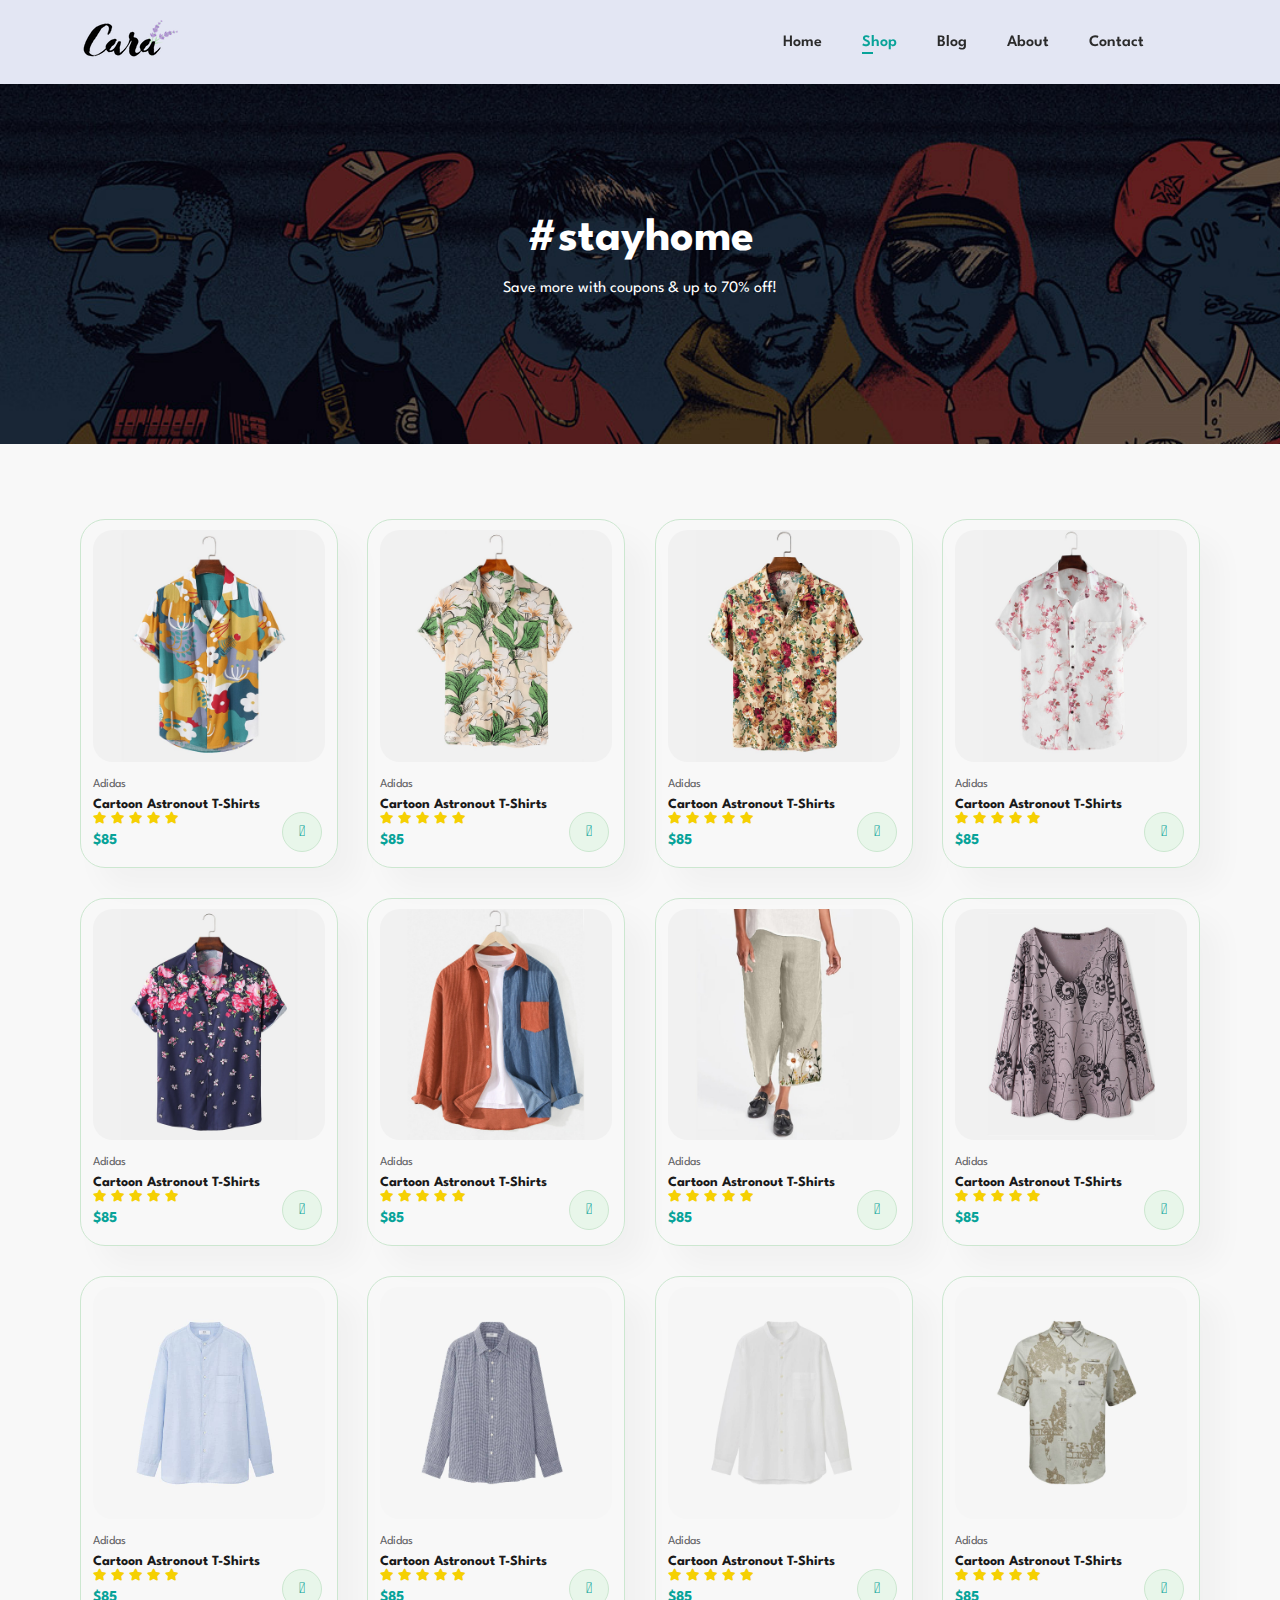
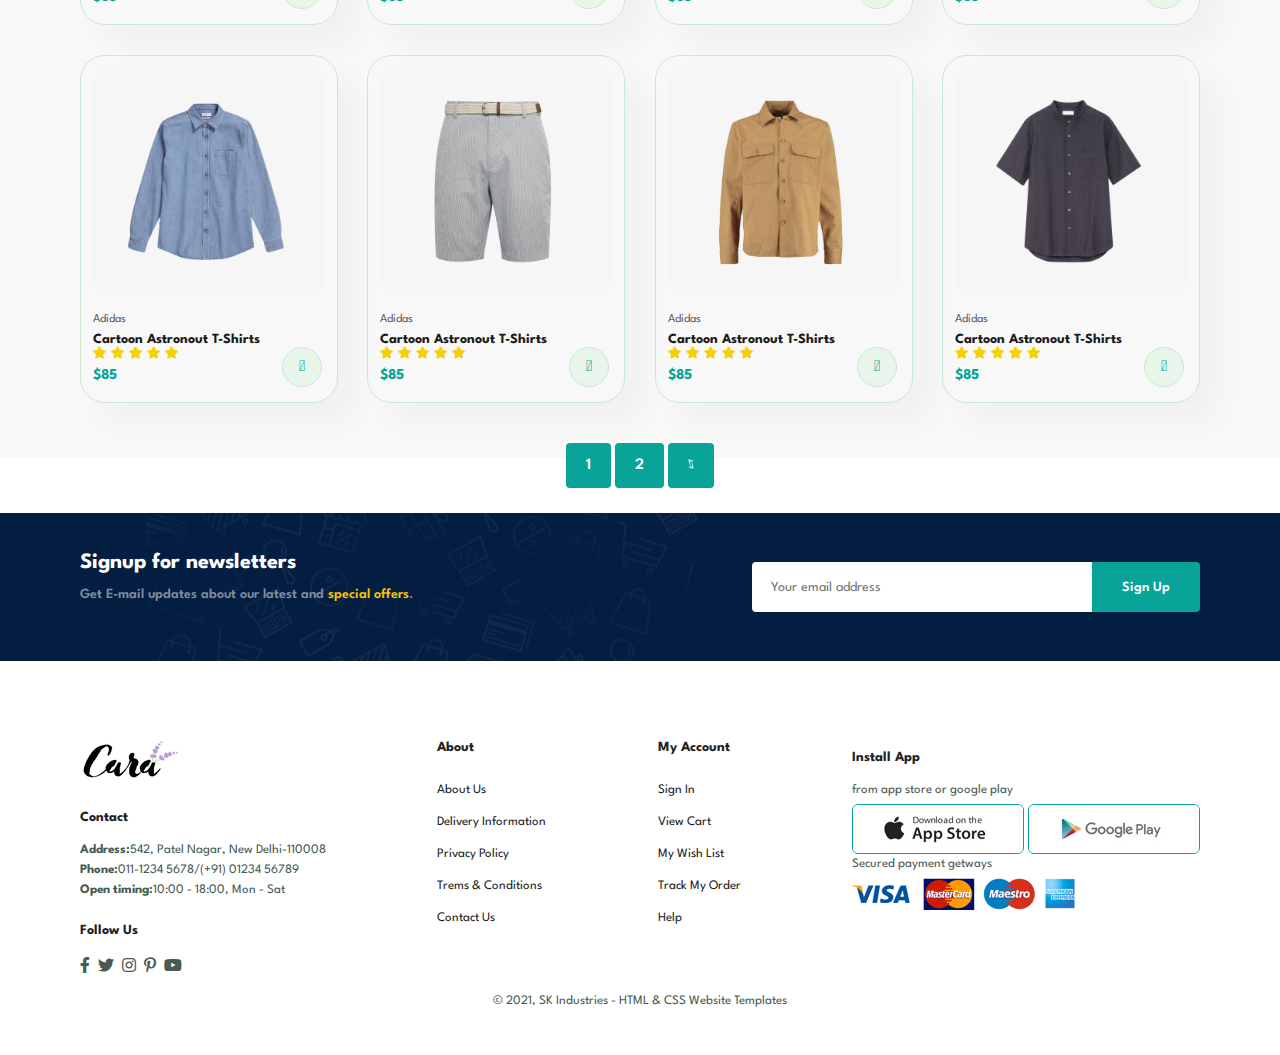
<file: shop.html>
<!DOCTYPE html>
<html lang="en">

<head>
    <meta charset="UTF-8">
    <meta http-equiv="X-UA-Compatible" content="IE=edge">
    <meta name="viewport" content="width=device-width, initial-scale=1.0">
    <title>E-commerce website</title>
    <link rel="stylesheet" href="https://pro.fontawesome.com/releases/v5.10.0/css/all.css" />

    <link rel="stylesheet" href="style.css">
</head>

<body>
    <section id="header">
        <a href="#"><img src="img/logo.png" class="logo" alt=""></a>

        <div>
            <ul id="navbar">
                <li><a href="index.html">Home</a></li>
                <li><a class="active" href="shop.html">Shop</a></li>
                <li><a href="blog.html">Blog</a></li>
                <li><a href="about.html">About</a></li>
                <li><a href="contact.html">Contact</a></li>
                <li><a href="cart.html" class="Ig-bag"><i class="far fa-shopping-bag"></i></a></li>
                <a href="#" id="close"><i class="fas fa-times"></i></a>
            </ul>
        </div>
        <div id="mobile" class="mobile">
            <a href="cart.html"><i class="far fa-shopping-bag"></i></a>
            <i id="bar" class="fas fa-outdent"></i>
        </div>
       
    </section>

    <section id="ShopHeader" class="ShopHeader">
        <h2>#stayhome</h2>
        <p>Save more with coupons & up to 70% off!</p>
    </section>

    <section id="product1" class="section-p1 product1">
        <div class="pro-container">
            <div class="pro" onclick="window.location.href='sproduct.html';" onclick="window.location.href='sproduct.html';">
                <img src="img/products/f1.jpg" alt="">
                <div class="des">
                    <span>Adidas</span>
                    <h5>Cartoon Astronout T-Shirts</h5>
                    <div class="star">
                        <i class="fas fa-star"></i>
                        <i class="fas fa-star"></i>
                        <i class="fas fa-star"></i>
                        <i class="fas fa-star"></i>
                        <i class="fas fa-star"></i>
                    </div>
                    <h4>$85</h4>
                </div>
                <a href="#"><i class="fal fa-shopping-cart cart-icon"></i></a>
            </div>
            <div class="pro" onclick="window.location.href='sproduct.html';">
                <img src="img/products/f2.jpg" alt="">
                <div class="des">
                    <span>Adidas</span>
                    <h5>Cartoon Astronout T-Shirts</h5>
                    <div class="star">
                        <i class="fas fa-star"></i>
                        <i class="fas fa-star"></i>
                        <i class="fas fa-star"></i>
                        <i class="fas fa-star"></i>
                        <i class="fas fa-star"></i>
                    </div>
                    <h4>$85</h4>
                </div>
                <a href="#"><i class="fal fa-shopping-cart cart-icon"></i></a>
            </div>
            <div class="pro" onclick="window.location.href='sproduct.html';">
                <img src="img/products/f3.jpg" alt="">
                <div class="des">
                    <span>Adidas</span>
                    <h5>Cartoon Astronout T-Shirts</h5>
                    <div class="star">
                        <i class="fas fa-star"></i>
                        <i class="fas fa-star"></i>
                        <i class="fas fa-star"></i>
                        <i class="fas fa-star"></i>
                        <i class="fas fa-star"></i>
                    </div>
                    <h4>$85</h4>
                </div>
                <a href="#"><i class="fal fa-shopping-cart cart-icon"></i></a>
            </div>
            <div class="pro" onclick="window.location.href='sproduct.html';">
                <img src="img/products/f4.jpg" alt="">
                <div class="des">
                    <span>Adidas</span>
                    <h5>Cartoon Astronout T-Shirts</h5>
                    <div class="star">
                        <i class="fas fa-star"></i>
                        <i class="fas fa-star"></i>
                        <i class="fas fa-star"></i>
                        <i class="fas fa-star"></i>
                        <i class="fas fa-star"></i>
                    </div>
                    <h4>$85</h4>
                </div>
                <a href="#"><i class="fal fa-shopping-cart cart-icon"></i></a>
            </div>
            <div class="pro" onclick="window.location.href='sproduct.html';">
                <img src="img/products/f5.jpg" alt="">
                <div class="des">
                    <span>Adidas</span>
                    <h5>Cartoon Astronout T-Shirts</h5>
                    <div class="star">
                        <i class="fas fa-star"></i>
                        <i class="fas fa-star"></i>
                        <i class="fas fa-star"></i>
                        <i class="fas fa-star"></i>
                        <i class="fas fa-star"></i>
                    </div>
                    <h4>$85</h4>
                </div>
                <a href="#"><i class="fal fa-shopping-cart cart-icon"></i></a>
            </div>
            <div class="pro" onclick="window.location.href='sproduct.html';">
                <img src="img/products/f6.jpg" alt="">
                <div class="des">
                    <span>Adidas</span>
                    <h5>Cartoon Astronout T-Shirts</h5>
                    <div class="star">
                        <i class="fas fa-star"></i>
                        <i class="fas fa-star"></i>
                        <i class="fas fa-star"></i>
                        <i class="fas fa-star"></i>
                        <i class="fas fa-star"></i>
                    </div>
                    <h4>$85</h4>
                </div>
                <a href="#"><i class="fal fa-shopping-cart cart-icon"></i></a>
            </div>
            <div class="pro" onclick="window.location.href='sproduct.html';">
                <img src="img/products/f7.jpg" alt="">
                <div class="des">
                    <span>Adidas</span>
                    <h5>Cartoon Astronout T-Shirts</h5>
                    <div class="star">
                        <i class="fas fa-star"></i>
                        <i class="fas fa-star"></i>
                        <i class="fas fa-star"></i>
                        <i class="fas fa-star"></i>
                        <i class="fas fa-star"></i>
                    </div>
                    <h4>$85</h4>
                </div>
                <a href="#"><i class="fal fa-shopping-cart cart-icon"></i></a>
            </div>
            <div class="pro" onclick="window.location.href='sproduct.html';">
                <img src="img/products/f8.jpg" alt="">
                <div class="des">
                    <span>Adidas</span>
                    <h5>Cartoon Astronout T-Shirts</h5>
                    <div class="star">
                        <i class="fas fa-star"></i>
                        <i class="fas fa-star"></i>
                        <i class="fas fa-star"></i>
                        <i class="fas fa-star"></i>
                        <i class="fas fa-star"></i>
                    </div>
                    <h4>$85</h4>
                </div>
                <a href="#"><i class="fal fa-shopping-cart cart-icon"></i></a>
            </div>
        
            <div class="pro">
                <img src="img/products/n1.jpg" alt="">
                <div class="des">
                    <span>Adidas</span>
                    <h5>Cartoon Astronout T-Shirts</h5>
                    <div class="star">
                        <i class="fas fa-star"></i>
                        <i class="fas fa-star"></i>
                        <i class="fas fa-star"></i>
                        <i class="fas fa-star"></i>
                        <i class="fas fa-star"></i>
                    </div>
                    <h4>$85</h4>
                </div>
                <a href="#"><i class="fal fa-shopping-cart cart-icon"></i></a>
            </div>
            <div class="pro">
                <img src="img/products/n2.jpg" alt="">
                <div class="des">
                    <span>Adidas</span>
                    <h5>Cartoon Astronout T-Shirts</h5>
                    <div class="star">
                        <i class="fas fa-star"></i>
                        <i class="fas fa-star"></i>
                        <i class="fas fa-star"></i>
                        <i class="fas fa-star"></i>
                        <i class="fas fa-star"></i>
                    </div>
                    <h4>$85</h4>
                </div>
                <a href="#"><i class="fal fa-shopping-cart cart-icon"></i></a>
            </div>
            <div class="pro">
                <img src="img/products/n3.jpg" alt="">
                <div class="des">
                    <span>Adidas</span>
                    <h5>Cartoon Astronout T-Shirts</h5>
                    <div class="star">
                        <i class="fas fa-star"></i>
                        <i class="fas fa-star"></i>
                        <i class="fas fa-star"></i>
                        <i class="fas fa-star"></i>
                        <i class="fas fa-star"></i>
                    </div>
                    <h4>$85</h4>
                </div>
                <a href="#"><i class="fal fa-shopping-cart cart-icon"></i></a>
            </div>
            <div class="pro">
                <img src="img/products/n4.jpg" alt="">
                <div class="des">
                    <span>Adidas</span>
                    <h5>Cartoon Astronout T-Shirts</h5>
                    <div class="star">
                        <i class="fas fa-star"></i>
                        <i class="fas fa-star"></i>
                        <i class="fas fa-star"></i>
                        <i class="fas fa-star"></i>
                        <i class="fas fa-star"></i>
                    </div>
                    <h4>$85</h4>
                </div>
                <a href="#"><i class="fal fa-shopping-cart cart-icon"></i></a>
            </div>
            <div class="pro">
                <img src="img/products/n5.jpg" alt="">
                <div class="des">
                    <span>Adidas</span>
                    <h5>Cartoon Astronout T-Shirts</h5>
                    <div class="star">
                        <i class="fas fa-star"></i>
                        <i class="fas fa-star"></i>
                        <i class="fas fa-star"></i>
                        <i class="fas fa-star"></i>
                        <i class="fas fa-star"></i>
                    </div>
                    <h4>$85</h4>
                </div>
                <a href="#"><i class="fal fa-shopping-cart cart-icon"></i></a>
            </div>
            <div class="pro">
                <img src="img/products/n6.jpg" alt="">
                <div class="des">
                    <span>Adidas</span>
                    <h5>Cartoon Astronout T-Shirts</h5>
                    <div class="star">
                        <i class="fas fa-star"></i>
                        <i class="fas fa-star"></i>
                        <i class="fas fa-star"></i>
                        <i class="fas fa-star"></i>
                        <i class="fas fa-star"></i>
                    </div>
                    <h4>$85</h4>
                </div>
                <a href="#"><i class="fal fa-shopping-cart cart-icon"></i></a>
            </div>
            <div class="pro">
                <img src="img/products/n7.jpg" alt="">
                <div class="des">
                    <span>Adidas</span>
                    <h5>Cartoon Astronout T-Shirts</h5>
                    <div class="star">
                        <i class="fas fa-star"></i>
                        <i class="fas fa-star"></i>
                        <i class="fas fa-star"></i>
                        <i class="fas fa-star"></i>
                        <i class="fas fa-star"></i>
                    </div>
                    <h4>$85</h4>
                </div>
                <a href="#"><i class="fal fa-shopping-cart cart-icon"></i></a>
            </div>
            <div class="pro">
                <img src="img/products/n8.jpg" alt="">
                <div class="des">
                    <span>Adidas</span>
                    <h5>Cartoon Astronout T-Shirts</h5>
                    <div class="star">
                        <i class="fas fa-star"></i>
                        <i class="fas fa-star"></i>
                        <i class="fas fa-star"></i>
                        <i class="fas fa-star"></i>
                        <i class="fas fa-star"></i>
                    </div>
                    <h4>$85</h4>
                </div>
                <a href="#"><i class="fal fa-shopping-cart cart-icon"></i></a>
            </div>
        </div>
    </section>

    <section id="pagination" class="pagination">
        <a href="#">1</a>
        <a href="#">2</a>
        <a href="#"><i class="fal fa-long-arrow-alt-right"></i></a>
    </section>

    <section id="newsletter" class="newsletter section-p1 section-m1">
        <div class="newstext">
            <h4>Signup for newsletters</h4>
            <p>Get E-mail updates about our latest and <span> special offers</span>.</p>
        </div>
        <div class="form">
            <input type="text" placeholder="Your email address">
            <button class="normal">Sign Up</button>
        </div>
    </section>


    <footer class="section-p1">
        <div class="col">
            <img class="logo" src="img/logo.png" alt="">
            <h4>contact</h4>
            <p><strong>Address:</strong>542, Patel Nagar, New Delhi-110008</p>
            <p><strong>Phone:</strong>011-1234 5678/(+91) 01234 56789</p>
            <p><strong>Open timing:</strong>10:00 - 18:00, Mon - Sat</p>
            <div class="follow">
                <h4>follow us</h4>
                <div class="icons">
                    <i class="fab fa-facebook-f"></i>
                    <i class="fab fa-twitter"></i>
                    <i class="fab fa-instagram"></i>
                    <i class="fab fa-pinterest-p"></i>
                    <i class="fab fa-youtube"></i>
                </div>
            </div>
        </div>

        <div class="col">
            <h4>About</h4>
            <a href="#">About us</a>
            <a href="#">Delivery Information</a>
            <a href="#">Privacy policy</a>
            <a href="#">trems & Conditions</a>
            <a href="#">contact us</a>
        </div>

        <div class="col">
            <h4>my account</h4>
            <a href="#">sign in</a>
            <a href="#">view cart</a>
            <a href="#">my wish list</a>
            <a href="#">Track my order</a>
            <a href="#">help</a>
        </div>

        <div class="col install">
            <h4>install app</h4>
            <p>from app store or google play</p>
            <div class="row">
                <img src="img/pay/app.jpg" alt="">
                <img src="img/pay/play.jpg" alt="">
            </div>
            <p>Secured payment getways</p>
                <img src="img/pay/pay.png" alt="">
        </div>

        <div class="copyright">
            <p>&#169; 2021, SK Industries - HTML & CSS Website Templates</p>
        </div>
    </footer>



    <script src="script.js"></script>
</body>

</html>
</file>
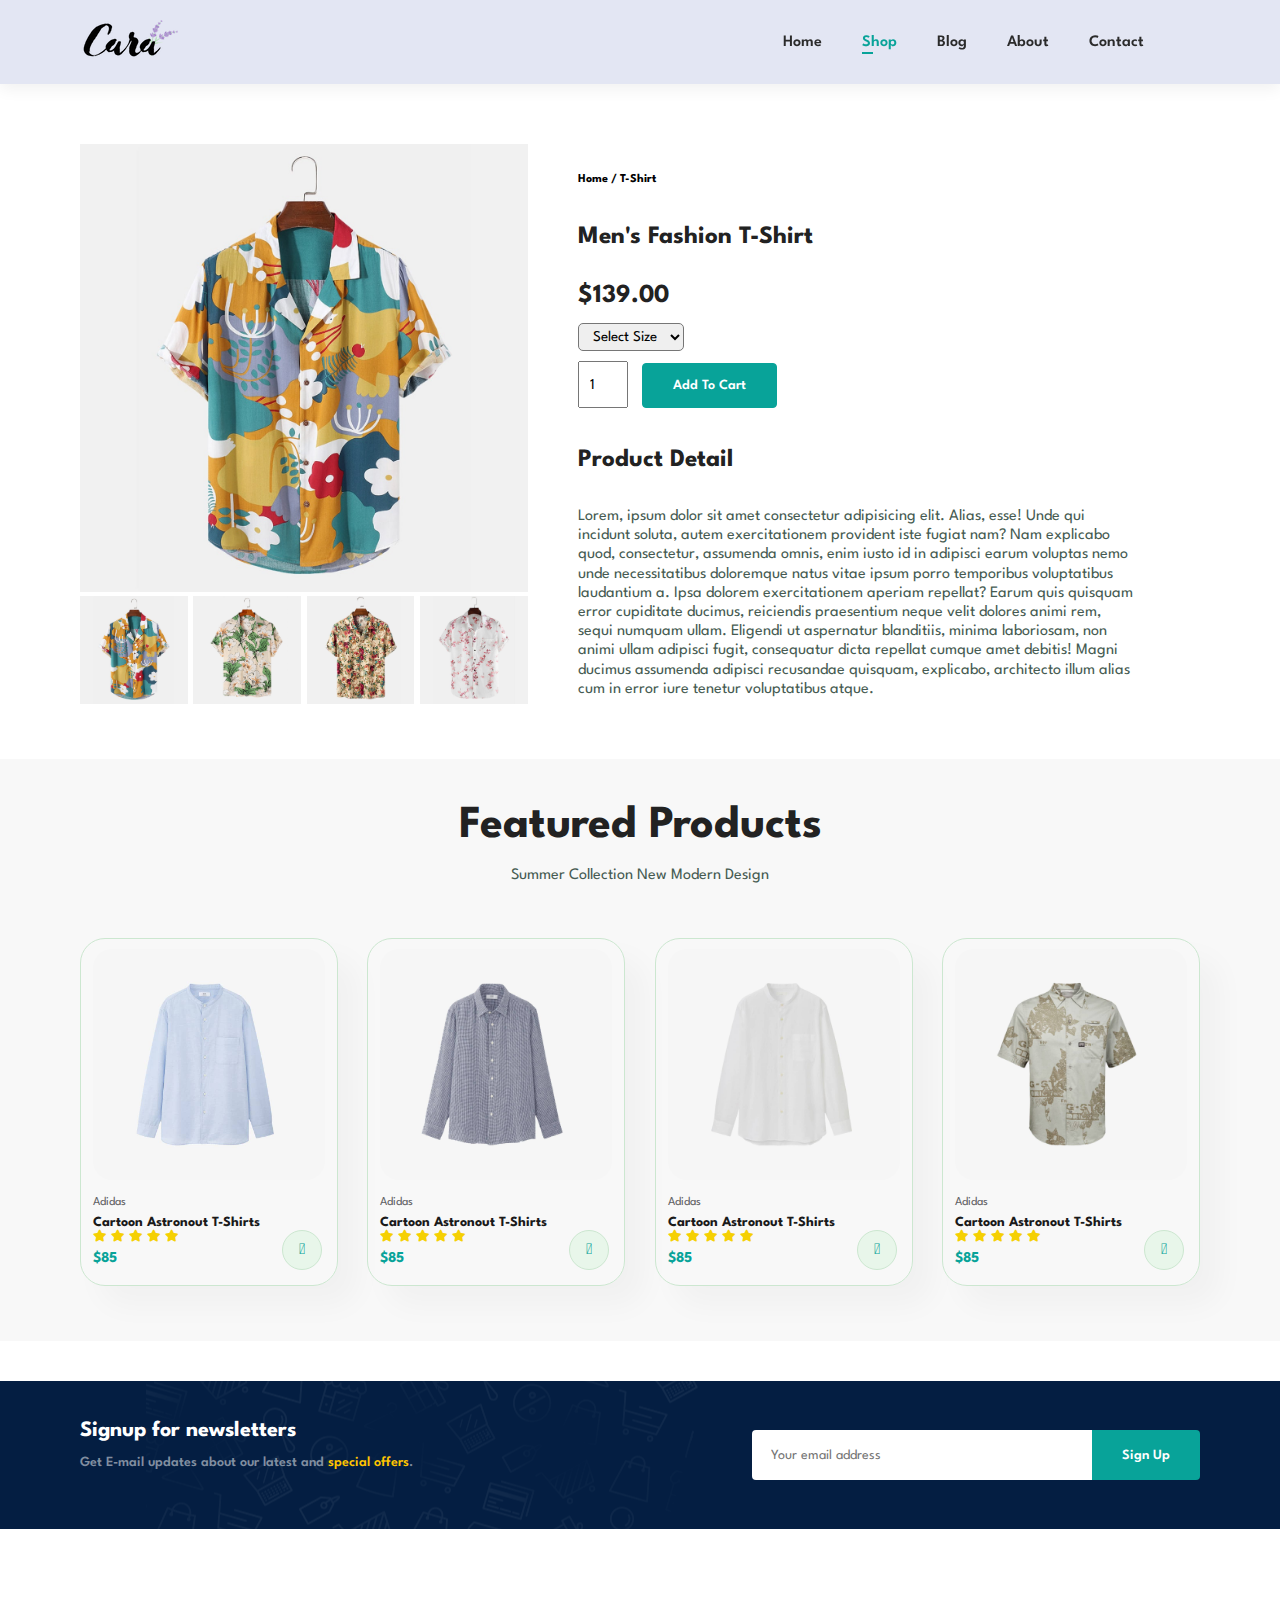
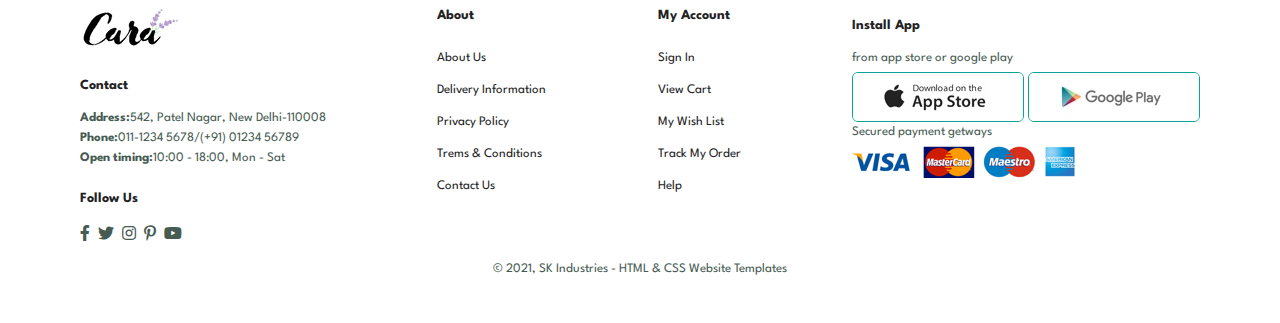
<file: sproduct.html>
<!DOCTYPE html>
<html lang="en">

<head>
    <meta charset="UTF-8">
    <meta http-equiv="X-UA-Compatible" content="IE=edge">
    <meta name="viewport" content="width=device-width, initial-scale=1.0">
    <title>E-commerce website</title>
    <link rel="stylesheet" href="https://pro.fontawesome.com/releases/v5.10.0/css/all.css" />

    <link rel="stylesheet" href="style.css">
</head>

<body>
    <section id="header">
        <a href="#"><img src="img/logo.png" class="logo" alt=""></a>

        <div>
            <ul id="navbar">
                <li><a href="index.html">Home</a></li>
                <li><a class="active" href="shop.html">Shop</a></li>
                <li><a href="blog.html">Blog</a></li>
                <li><a href="about.html">About</a></li>
                <li><a href="contact.html">Contact</a></li>
                <li><a href="cart.html" class="Ig-bag"><i class="far fa-shopping-bag"></i></a></li>
                <a href="#" id="close"><i class="fas fa-times"></i></a>
            </ul>
        </div>
        <div id="mobile" class="mobile">
            <a href="cart.html"><i class="far fa-shopping-bag"></i></a>
            <i id="bar" class="fas fa-outdent"></i>
        </div>

    </section>

    <section id="prodetail" class="prodetail section-p1">
        <div class="single-pro-img">
            <img src="img/products/f1.jpg" width='100%' alt="" id="MainImg" class="MainImg">
            <div class="sm-img-group">
                <div class="sm-img-col">
                    <img src="img/products/f1.jpg" width="100%" id="small-img1" class="small-img" alt="">
                </div>
                <div class="sm-img-col">
                    <img src="img/products/f2.jpg" width="100%" id="small-img2" class="small-img" alt="">
                </div>
                <div class="sm-img-col">
                    <img src="img/products/f3.jpg" width="100%" id="small-img3" class="small-img" alt="">
                </div>
                <div class="sm-img-col">
                    <img src="img/products/f4.jpg" width="100%" id="small-img4" class="small-img" alt="">
                </div>
            </div>
        </div>
        <div class="single-pro-detail">
            <h6>Home / T-Shirt</h6>
            <h4>Men's Fashion T-Shirt</h4>
            <h2>$139.00</h2>
            <select>
                <option>select size</option>
                <option>XXL</option>
                <option>XL</option>
                <option>Large</option>
                <option>Mediium</option>
                <option>Small</option>
            </select>
            <input type="number" value="1">
            <button class="normal">add to cart</button>
            <h4>Product Detail</h4>
            <p>Lorem, ipsum dolor sit amet consectetur adipisicing elit. Alias, esse! Unde qui incidunt soluta, autem
                exercitationem provident iste fugiat nam? Nam explicabo quod, consectetur, assumenda omnis, enim iusto
                id in adipisci earum voluptas nemo unde necessitatibus doloremque natus vitae ipsum porro temporibus
                voluptatibus laudantium a. Ipsa dolorem exercitationem aperiam repellat? Earum quis quisquam error
                cupiditate ducimus, reiciendis praesentium neque velit dolores animi rem, sequi numquam ullam. Eligendi
                ut aspernatur blanditiis, minima laboriosam, non animi ullam adipisci fugit, consequatur dicta repellat
                cumque amet debitis! Magni ducimus assumenda adipisci recusandae quisquam, explicabo, architecto illum
                alias cum in error iure tenetur voluptatibus atque.</p>
        </div>
    </section>

    <section id="prroduct1" class="section-p1 product1">
        <h2>Featured Products</h2>
        <p>Summer Collection New Modern Design</p>
        <div class="pro-container">
            <div class="pro">
                <img src="img/products/n1.jpg" alt="">
                <div class="des">
                    <span>Adidas</span>
                    <h5>Cartoon Astronout T-Shirts</h5>
                    <div class="star">
                        <i class="fas fa-star"></i>
                        <i class="fas fa-star"></i>
                        <i class="fas fa-star"></i>
                        <i class="fas fa-star"></i>
                        <i class="fas fa-star"></i>
                    </div>
                    <h4>$85</h4>
                </div>
                <a href="#"><i class="fal fa-shopping-cart cart-icon"></i></a>
            </div>
            <div class="pro">
                <img src="img/products/n2.jpg" alt="">
                <div class="des">
                    <span>Adidas</span>
                    <h5>Cartoon Astronout T-Shirts</h5>
                    <div class="star">
                        <i class="fas fa-star"></i>
                        <i class="fas fa-star"></i>
                        <i class="fas fa-star"></i>
                        <i class="fas fa-star"></i>
                        <i class="fas fa-star"></i>
                    </div>
                    <h4>$85</h4>
                </div>
                <a href="#"><i class="fal fa-shopping-cart cart-icon"></i></a>
            </div>
            <div class="pro">
                <img src="img/products/n3.jpg" alt="">
                <div class="des">
                    <span>Adidas</span>
                    <h5>Cartoon Astronout T-Shirts</h5>
                    <div class="star">
                        <i class="fas fa-star"></i>
                        <i class="fas fa-star"></i>
                        <i class="fas fa-star"></i>
                        <i class="fas fa-star"></i>
                        <i class="fas fa-star"></i>
                    </div>
                    <h4>$85</h4>
                </div>
                <a href="#"><i class="fal fa-shopping-cart cart-icon"></i></a>
            </div>
            <div class="pro">
                <img src="img/products/n4.jpg" alt="">
                <div class="des">
                    <span>Adidas</span>
                    <h5>Cartoon Astronout T-Shirts</h5>
                    <div class="star">
                        <i class="fas fa-star"></i>
                        <i class="fas fa-star"></i>
                        <i class="fas fa-star"></i>
                        <i class="fas fa-star"></i>
                        <i class="fas fa-star"></i>
                    </div>
                    <h4>$85</h4>
                </div>
                <a href="#"><i class="fal fa-shopping-cart cart-icon"></i></a>
            </div>
    
        </div>
    </section>

    <section id="newsletter" class="newsletter section-p1 section-m1">
        <div class="newstext">
            <h4>Signup for newsletters</h4>
            <p>Get E-mail updates about our latest and <span> special offers</span>.</p>
        </div>
        <div class="form">
            <input type="text" placeholder="Your email address">
            <button class="normal">Sign Up</button>
        </div>
    </section>


    <footer class="section-p1">
        <div class="col">
            <img class="logo" src="img/logo.png" alt="">
            <h4>contact</h4>
            <p><strong>Address:</strong>542, Patel Nagar, New Delhi-110008</p>
            <p><strong>Phone:</strong>011-1234 5678/(+91) 01234 56789</p>
            <p><strong>Open timing:</strong>10:00 - 18:00, Mon - Sat</p>
            <div class="follow">
                <h4>follow us</h4>
                <div class="icons">
                    <i class="fab fa-facebook-f"></i>
                    <i class="fab fa-twitter"></i>
                    <i class="fab fa-instagram"></i>
                    <i class="fab fa-pinterest-p"></i>
                    <i class="fab fa-youtube"></i>
                </div>
            </div>
        </div>

        <div class="col">
            <h4>About</h4>
            <a href="#">About us</a>
            <a href="#">Delivery Information</a>
            <a href="#">Privacy policy</a>
            <a href="#">trems & Conditions</a>
            <a href="#">contact us</a>
        </div>

        <div class="col">
            <h4>my account</h4>
            <a href="#">sign in</a>
            <a href="#">view cart</a>
            <a href="#">my wish list</a>
            <a href="#">Track my order</a>
            <a href="#">help</a>
        </div>

        <div class="col install">
            <h4>install app</h4>
            <p>from app store or google play</p>
            <div class="row">
                <img src="img/pay/app.jpg" alt="">
                <img src="img/pay/play.jpg" alt="">
            </div>
            <p>Secured payment getways</p>
            <img src="img/pay/pay.png" alt="">
        </div>

        <div class="copyright">
            <p>&#169; 2021, SK Industries - HTML & CSS Website Templates</p>
        </div>
    </footer>



    <script src="script.js"></script>
</body>

</html>
</file>
<file: style.css>
@import url("https://fonts.googleapis.com/css2?family=Spartan:wght@100;200;300;400;500;600;700;800;900&display=swap");
* {
  margin: 0;
  padding: 0;
  box-sizing: border-box;
  font-family: "Spartan", sans-serif;
}

html {
  scroll-behavior: smooth;
}

/* Global Styles */

h1 {
  font-size: 50px;
  line-height: 64px;
  color: #222;
}

h2 {
  font-size: 46px;
  line-height: 54px;
  color: #222;
}

h4 {
  font-size: 20px;
  color: #222;
}

h6 {
  font-weight: 700;
  font-size: 12px;
}

p {
  font-size: 16px;
  color: #465b52;
  margin: 15px 0 20px 0;
}

.section-p1 {
  padding: 40px 80px;
}

.section-m1 {
  margin: 40px 0;
}

button.normal{
  font-size: 14px;
  font-weight: 600;
  padding: 15px 30px;
  color: #000;
  background: #fff;
  border-radius: 4px;
  cursor: pointer;
  border: none;
  outline: none;
  transition:0.3s;
}

body {
  width: 100%;
  color: #000;
}


/* header starts */

#header
{
  position: sticky;
  top: 0;
  left: 0;
  display: flex;
  justify-content: space-between;
  align-items: center;
  padding: 20px 80px;
  background: #E3E6F3;
  box-shadow: 0 5px 15px rgba(0,0,0,0.06);
  z-index: 10;
}

#navbar
{
  display: flex;
  justify-content: center;
  align-items: center;
  gap: 40px;
}

#mobile{
  display: none;
}

#navbar li{
  list-style: none;
  position: relative;
}

#navbar li a{
  text-decoration: none;
  font-size: 16px;
  font-weight: 600;
  color: #2b2b2b;
  transition: 0.3s ease;
}

#navbar li a:hover,
#navbar li a.active{
  color: #08a399;
  
}
#navbar li a:hover::after,
#navbar li a.active::after{
  content: '';
  width: 30%;
  height: 2px;
  background:#08a399;
  position: absolute;
  bottom: -4px;
  left: 0;
}

#close{
  display: none;
}

/* header ends */

/* hero section starts */

#hero
{
  background-image: url(img/hero4.png) ;
  height: 90vh;
  width: 100%;
  background-size: cover;
  background-position: top 25% right 0;
  padding: 0 80px;
  display: flex;
  justify-content: center;
  align-items: flex-start;
  flex-direction: column;
}

#hero h4{
  padding-bottom: 15px;
}
#hero h1{
  color: #08a399;
}

#hero button{
  background-image: url(img/button.png);
  background-color: transparent;
  color: #08a399;
  border: none;
  outline: none;
  padding: 14px 80px 14px 65px;
  background-repeat: no-repeat;
  cursor:pointer;
  font-weight: 700;
  font-size: 15px;
}
/* hero section ends */



/* feature sectiob starts here */

#feature{
  display: flex;
  justify-content: space-between;
  align-items: center;
  flex-wrap: wrap;
}

#feature .fe-box{
  width: 180px;
  text-align: center;
  padding: 25px 15px;
  box-shadow: 20px 20px 34px rgba(0,0,0,0.03);
  border: 1px solid #cce7d0;
  margin: 15px 0;
}

#feature .fe-box:hover{
  box-shadow: 10px 10px 44px rgba(70,62,221,.1);
}

#feature .fe-box img{
  width: 100%;
  margin-bottom: 10px;
}

#feature .fe-box h6{
  display: inline-block;
  padding: 9px 8px 6px 8px;
  line-height: 1;
  color: #08a399;
  background-color: var(--clr);
}

/* feature sectiob ends here */

/* products section starts */

.product1{
  text-align: center;
  background: #f8f8f8;
}

.product1 .pro-container{
  display: flex;
  justify-content: space-between;
  padding-top: 20px ;
  flex-wrap: wrap;
}
.product1 .pro{
  width: 23%;
  min-width: 250px;
  padding: 10px 12px;
  border: 1px solid #cce7d0;
  border-radius: 25px;
  cursor: pointer;
  box-shadow: 20px 20px 30px rgba(0,0,0,0.03);
  margin: 15px 0;
  transition: 0.5s ease;
  position: relative;

}

.product1 .pro:hover{
  box-shadow: 20px 20px 30px rgba(0,0,0,0.08);
  border: 1px solid #08a399;
}

.product1 .pro img{
  width: 100%;
  border-radius: 20px;
}

.product1 .pro .des{
  text-align: start;
  padding: 10px 0;
}

.product1 .pro .des span{
  color: #606063;
  font-size: 12px;
}

.product1 .pro .des h5{
  padding-top: 7px;
  color: #1a1a1a;
  font-size: 14px;
}

.product1 .pro .des i{
  font-size: 12px;
  color: rgb(245, 208, 2);
}

.product1 .pro .des h4 {
  padding-top: 7px;
  font-size: 15px;
  font-weight: 700;
  color: #08a399;
}

.product1 .pro .cart-icon{
  width: 40px;
  height: 40px;
  line-height: 40px;
  border-radius:50px ;
  background: #e8f6ea;
  font-weight: 500;
  color: #08a399;
  border: 1px solid #cce7d0;
  position: absolute;
  bottom: 15px;
  right: 15px;
  transition: 0.5s;
}

.product1 .pro .cart-icon:hover{
  background: #08a399;
  color: #ffffff;
}
/* products section ends */

/* banner starts here */
.banner{
  background: url(img/banner/b2.jpg);
  width: 100%;
  height: 40vh;
  background-size: cover;
  background-position: center;
  display: flex;
  flex-direction: column;
  justify-content: center;
  align-items: center;
  text-align: center;
}

.banner h4{
  font-size: 16px;
  color: #fff;
}
.banner h2{
  font-size: 30px;
  color: #fff;
  padding: 10px 0;
}
.banner h2 span{
  font-size: 30px;
  color: #08a399;
  padding: 10px 0;
}
.banner button:hover{
  background: #08a399;
  color: #fff;
}


/* banner ends here */

/* small banners starts */

.sm-banner{
  display: flex;
  justify-content: space-between;
  flex-wrap: wrap;
}


.sm-banner .banner-box{
  background: url(img/banner/b17.jpg);
  min-width: 580px;
  height: 50vh;
  background-size: cover;
  background-position: center;
  background-repeat: no-repeat;
  display: flex;
  flex-direction: column;
  justify-content: center;
  align-items: flex-start;
  padding: 30px;
}

.sm-banner .banner-box.banner-box2{
  background: url(img/banner/b18.jpg);
}

.sm-banner .banner-box h4{
  color: #fff;
  font-size: 20px;
  font-weight: 300;
}
.sm-banner .banner-box h2{
  color: #fff;
  font-size: 28px;
  font-weight: 800;
}
.sm-banner .banner-box span{
  color: #fff;
  font-size: 14px;
  font-weight: 500;
  padding-bottom: 15px;
}

.sm-banner .banner-box button.white{
  font-size: 13px;
  font-weight: 600;
  padding: 11px 18px;
  color: #fff;
  background: transparent;
  cursor: pointer;
  border: 1px solid white;
  outline: none;
  transition:0.3s;
}
.sm-banner .banner-box:hover button.white{
  background: #08a399;
  border: 1px solid #08a399;
}
.sm-banner .banner-box button.white:hover{
  text-underline-offset: 0.2;
}


/* small banners ends */


/* text banners starts here */

.banner3{
  display: flex;
  justify-content: space-between;
  flex-wrap: wrap;
  padding: 0 80px;
}


.banner3 .banner-box{
  background: url(img/banner/b7.jpg);
  min-width: 30%;
  height: 30vh;
  background-size: cover;
  background-position: center;
  background-repeat: no-repeat;
  display: flex;
  flex-direction: column;
  justify-content: center;
  align-items: flex-start;
  padding: 20px;
  margin-bottom: 20px;
}
.banner3 .banner-box.bnr2{
  background: url(img/banner/b4.jpg);
  background-size: cover;
  background-position: center;
  background-repeat: no-repeat;
}
.banner3 .banner-box.bnr3{
  background: url(img/banner/b10.jpg);
  background-size: cover;
  background-position: center;
  background-repeat: no-repeat;
}

.banner3 .banner-box h2{
  color: #ffffff;
  font-size: 22px;
  font-weight: 900;
}
.banner3 .banner-box h3{
  color: #eeff00;
  font-size: 15px;
  font-weight: 800;
}

/* text banners ends here */


/* newsletter starts here */

.newsletter {
  display: flex;
  justify-content: space-between;
  align-items: center;
  flex-wrap: wrap;
  background: url(img/banner/b14.png);
  background-repeat: no-repeat;
  background-position: 20% 30%;
  background-color: #041e42;
}


.newsletter h4{
  font-size: 22px;
  font-weight: 700;
  color: #fff;
}
.newsletter p{
  font-size: 14px;
  font-weight: 600;
  color: #818ea0;
}
.newsletter p span{
  color: #ffc400;
}

.newsletter .form{
  display: flex;
  width: 40%;
}

.newsletter .form input{
  height: 3.125rem;
  padding: 0 1.25em;
  font-size: 14px;
  width: 100%;
  border-radius: 4px;
  border: 1px solid transparent;
  outline: none;
  border-top-right-radius: 0;
  border-bottom-right-radius: 0;
}

.newsletter .form button{
  background-color: #08a399;
  color: #fff;
  white-space: nowrap;
  border-top-left-radius: 0;
  border-bottom-left-radius: 0;
}
/* newsletter ends here */




/* footer starts here */

footer{
  display: flex;
  justify-content: space-between;
  flex-wrap: wrap;
}

footer .col{
  display: flex;
  flex-direction: column;
  align-items: flex-start;
  margin-bottom: 20px;
}

footer .logo{
  margin-bottom: 30px;
}

footer h4{
  font-size: 14px;
  padding-bottom: 20px;
  text-transform: capitalize;
}
footer p{
  font-size: 13px;
  margin: 0 0 8px 0;
}
footer a{
  font-size: 13px;
  text-decoration: none;
  color: #222;
  margin:  10px 0;
  text-transform: capitalize;
}

footer .follow{
  margin-top: 20px;
}

footer .follow .icons{
  gap: 10px;
}

footer .follow i{
  color: #465b52;
  padding-right:4px ;
  cursor: pointer;
}

footer .install {
  margin: 10px 0 15px 0;
}
footer .install .row img{
  border: 1px solid #08a399;
  border-radius: 6px;
}

footer .follow i:hover,
footer a:hover{
  color: #08a399;
}


footer .copyright{
  width: 100%;
  text-align: center;
}

/* footer ends here */


/* start media queries */

@media (max-width:799px) {
  #navbar{
    display: flex;
    flex-direction: column;
    justify-content: flex-start;
    align-items: flex-start;
    position: fixed;
    top: 0;
    right: -300px;
    height: 100vh;
    width: 300px;
    background: #E3E6F3;
    box-sizing: 0 40px 60px rgba(0,0,0,0.1);
    padding: 80px 0 0 20px;
    transition: .5s;
  }
  #navbar.active{
    right: 0;
  }

  #mobile{
    display: flex;
    align-items: center;
  }
  #mobile i{
    color: #1a1a1a;
    font-size: 24px;
    padding-left: 20px;
  }

  #close{
    position: absolute;
    display: block;
    top: 30px;
    left: 30px;
    color: #222;
    font-size: 24px;
  }

  .Ig-bag{
    display: none;
  }

  /* hero section */
  #hero{
    height: 70vh;
    padding: 0 80px;
    background-position: top 30% right 30%;
  }

  #feature{
    justify-content: center;
  }

  #feature .fe-box{
    margin: 15px 15px;
    width: 170px;
  }

  .product1 .pro-container{
    justify-content: center;
  }

  .product1 .pro{
    margin:15px;
  }

  #banner{
    height: 20vh;
  }

  .sm-banner .banner-box{
    min-width: 100%;
    height: 30vh;
  }

  .banner3{
    padding: 0 40px;
  }
  .banner3 .banner-box{
    width: 30%;
  }
  #newsletter{
    text-align: center;
    display: flex;
    justify-content: center;
    align-items: center;
  }
  #newsletter .form{
    width: 70%;
  }

}

/* start media queries */


/* start media query for mini device */

@media (max-width:477px) {
  #header{
    padding: 10px 30px;
  }
  #hero{
    padding: 0 20px;
    background-position: 55%;
  }
  h2{
    font-size: 32px;
  }
  h1{
    font-size: 38px;
  }
  .section-p1{
    padding:20px;
  }

  #feature{
    justify-content: space-between;
  }
  #feature .fe-box{
    width: 155px;
    margin: 0 0 15px 0;

  }

  .product1 .pro{
    width: 100%;
  }

  #banner{
    height: 25vh;
  }

  .banner h2 {
    font-size: 20px;
    line-height: 1;
  }
  .banner h2 span {
    color: rgb(26, 255, 217);
  }
  .banner h4 {
    font-size: 18px;
  }
  button.normal {
    font-size: 12px;
    padding: 10px 20px;
  }
  .sm-banner .banner-box{
    height: 40vh;
  }
  .sm-banner .banner-box.banner-box2{
    margin-top: 20px;
    background-position: top 10% right 60%;
  }

  .banner3 {
    padding: 0 20px;
  }

  .banner3 .banner-box{
    width: 100%;
  }

  #newsletter{
    padding: 40px 20px;
  }

  #newsletter .form{
    width: 100%;
  }

  footer .copyright{
    text-align: flex-start;
  }

  /* single product page */

  #prodetail{
    display: flex;
    flex-direction: column;
  }

  #prodetail .single-pro-img {
    width: 100%;
    margin-right: 0;
  }

  #prodetail .single-pro-detail{
    width: 100%;
  }


}

/* end media query for mini device */




/* styling for shop page */

.ShopHeader{
  background-image: url(img/banner/b1.jpg);
  width: 100%;
  height: 40vh;
  background-size: cover;
  display: flex;
  justify-content: center;
  text-align: center;
  flex-direction: column;
  padding: 14px;
}

.ShopHeader h2, .ShopHeader p{
  color: #fff;
}

.pagination{
  text-align: center;
}
.pagination a{
  text-decoration: none;
  background: #08a399;
  padding: 15px 20px;
  border-radius: 4px;
  color: #fff;
  font-weight: 600;
}
.pagination a i{
  font-size: 15px;
  font-weight: 600;
}


@media (max-width:799px) {
  .ShopHeader{
    height: 20vh;
  }
}
/* styling for shop page */


/* styling single product */

.prodetail{
  display: flex;
  margin-top: 20px;
}


.prodetail .single-pro-img{
  width: 40%;
  margin-right: 50px;
}

.sm-img-group{
  display: flex;
  justify-content: space-between;
}

.sm-img-group .sm-img-col{
  flex-basis: 24%;
  cursor: pointer;
}

.prodetail .single-pro-detail{
  padding-top: 30px;
  width: 50%;
}
.prodetail .single-pro-detail h4{
  padding: 40px 0 20px 0;
  font-size: 25px;
}
.prodetail .single-pro-detail h2{
  font-size: 26px;
}
.prodetail .single-pro-detail select{
  display: block;
  padding: 5px 10px;
  margin-bottom: 10px;
  outline: none;
  text-transform: capitalize;
  font-size: 15px;
  border-radius: 5px;
}

.prodetail .single-pro-detail input{
  width: 50px;
  height: 47px;
  padding-left: 10px;
  font-size: 15px;
  margin-right: 10px;
  outline: none;
  /* border-radius: 5px; */
}

.prodetail .single-pro-detail button{
  background: #08a399;
  border: 1px solid #08a399;
  color: #fff;
  text-transform: capitalize;
  transition: .5s;
}
.prodetail .single-pro-detail button:hover{
  background: transparent;
  color: #08a399;
}
.prodetail .single-pro-detail p{
  line-height: 1.2;
}


/* styling single product */



/* styling blog page  */

.blog-header{
  background-image: url(img/banner/b19.jpg);
  position: relative;
  z-index: -1;
}
.blog-header:before{
  position: absolute;
  content: '';
  top: 0;
  left: 0;
  width: 100%;
  height: 100%;
  background: #000000d7;
  opacity: .4;
  z-index: 1;
}
.blog-header h2, .blog-header p{
  z-index: 3;
}

.blog{
  padding: 150px 150px 0 150px;
  
}

.blog .blog-box{
  display: flex;
  align-items: center;
  width: 100%;
  padding-bottom: 90px;
}

.blog .blog-img{
  width: 50%;
  margin-right: 40px;
  position: relative;
}

.blog img{
  width: 100%;
  height: 300px;
  object-fit: cover;
}

.blog .blog-details{
  width: 50%;
}
.blog .blog-details a{
  text-decoration: none;
  color: #000;
  font-size: 11px;
  font-weight: 700;
  text-transform: uppercase;
  position: relative;
  transition: .3s;
}

.blog .blog-details a:after{
  content: '';
  width: 50px;
  height: 1px;
  background: #000;
  position: absolute;
  top: 4px;
  right: -60px;
  transition: .3s;
}

.blog .blog-details a:hover{
  color: #08a399;
}
.blog .blog-details a:hover:after{
  background: #08a399;
}
/* 
.pagination.blog-pagination{
  margin: 50px 0;
} */

.blog .blog-box h1{
  position: absolute;
  top: -40px;
  left: 0;
  font-size: 70px;
  font-weight: 700;
  color: #c9cbce;
  z-index: -1;
}

/* bog box left side */
.blog .blog-box.left-side img{
  margin-left: 40px;
  margin-right: 0;
}

.blog .blog-box.left-side h1{
  position: absolute;
  top: -40px;
  left: 63%;
  font-size: 70px;
  font-weight: 700;
  color: #c9cbce;
  z-index: -1;
}

.blog .blog-box.left-side .blog-details{
  text-align: right;
}

.blog .blog-box.left-side a{
  right: 60px;
}

@media (max-width:799px) {
  .blog .blog-box.left-side h1 {
    left: 42%;
  }
  .blog{
    padding: 70px 50px 0 50px;
    
  }
  .blog .blog-box {
    padding-bottom: 30px;
  }
}

@media (max-width:500px) {
  .blog .blog-box.left-side h1 {
    left: 55%;
  }
  .blog{
    padding: 30px 20px 20px 20px;
    background: #f3f3f3;
    
  }
  .blog .blog-box {
    padding: 20px;
    display: flex;
    flex-direction: column;
    border-radius: 20px;
    box-shadow: 5px 5px 5px rgba(0,0,0,0.1),
    inset 5px 5px 5px rgba(255, 255, 255, 0.9);
    margin: 20px 0;
    background: #fcfcfc9d;
  }
  .blog .blog-img{
    width: 90%;
    margin: 20px;
    z-index: 3;
  }
  .blog .blog-details{
    width: 100%;
  }
  .blog .blog-box h1 {
    top: -35px;
    left: 0;
    font-size: 50px;
  }
  .blog .blog-box.left-side img {
    margin:  0 0 -10px 0;
  }
  .blog .blog-box.left-side h1 {
    top: -35px;
    left: 0;
    font-size: 50px;
  }
  .pagination {
    padding: 40px 0;
    background: #f3f3f3;
  }
  .newsletter.section-m1{
    margin: 0;
  }
}
/* styling blog page  */


/* stylinf about us page */

.About-header{
  background-image: url(img/about/banner.png);
}

.AboutHead{
  display: flex;
  align-items: center;
}

.AboutHead img{
  width: 50%;
  height: auto;
}

.AboutHead div{
  padding-left: 40px;
}


.About-app{
  text-align: center;
}

.About-app .video{
  width: 70%;
  height: 100%;
  margin: 30px auto 0 auto;
}

.About-app .video video{
  width: 100%;
  height: 100%;
  border-radius: 20px;
}


/* media query */

@media (max-width: 799px) {
  .AboutHead.section-p1 {
    padding: 40px;
  }
  .AboutHead{
    display: flex;
    flex-direction: column;
    gap: 40px;
  }
  .AboutHead img {
    width: 90%;
    border-radius: 30px;
  }
  .AboutHead .content {
    padding: 0 40px;
  }
  .About-app h1{
    font-size: 35px;
  }
}
@media (max-width: 499px) {
  .AboutHead.section-p1 {
    padding: 20px;
  }
  .AboutHead{
    display: flex;
    flex-direction: column;
    gap: 20px;
  }
  .AboutHead img {
    width: 100%;
    border-radius: 20px;
  }
  .AboutHead .content {
    padding: 0 20px;
  }
  .About-app h1{
    font-size: 25px;
  }
  .About-app .video {
    width: 100%;
    height: 100%;
    margin: 10px auto 0 auto;
  }
}



/* stylinf about us page */

.contact-details{
  display: flex;
  align-items: center;
  justify-content: space-between;
}

.contact-details .details{
  width: 40%;
}
.contact-details .details span,
.form-details form span{
  font-size: 12px;
  text-transform: uppercase;
}
.contact-details .details h2,
.form-details form h2{
  font-size: 26px;
  line-height: 35px;
  padding: 20px 0;
}
.contact-details .details h3{
  font-size: 16px;
  padding-bottom:15px;
}
.contact-details .details li{
  list-style-type: none;
  display: flex;
  padding: 10px 0;
}
.contact-details .details li i{
  font-size: 14px;
  padding-right: 22px;
}
.contact-details .details li p{
  font-size: 14px;
  margin: 0;
}

.contact-details .map{
  width: 55%;
  height: 400px;
}
.contact-details .map iframe{
  width: 100%;
  height: 100%;
}

.form-details{
  display: flex;
  justify-content: space-between;
  margin: 30px;
  padding: 80px;
  border: 1px solid #e1e1e1;
}

.form-details form{
  display: flex;
  width: 65%;
  flex-direction: column;
  align-items: flex-start;
}

.form-details form input,
.form-details form textarea{
  width: 100%;
  padding: 12px 15px;
  outline: none;
  margin-bottom:20px ;
  border:1px solid #e1e1e1;
}

.form-details form button{
  background: #08a399;
  color: #ffffff;
  outline: none;
  text-transform: capitalize;
  letter-spacing: 1px;

}

.form-details .detail{
  display: flex;
  justify-content: center;
  align-items: center;

}
.form-details .detail img{
  margin: 20px;

}


@media (max-width:499px){
  .contact-details {
    flex-direction: column;
    gap: 20px;
  }

  .contact-details .details {
    width: 100%;
  }

  .contact-details .map {
    width: 100%;
    height: 300px;
  }

  .form-details {
    margin: 20px;
    padding: 20px;
    display: flex;
    flex-direction: column;
  }

  .form-details form {
    display: flex;
    width: 100%;
    flex-direction: column;
    align-items: center;
    text-align: center;
  }

  .form-details form {
    display: flex;
    width: 100%;
    flex-direction: column;
    align-items: center;
    text-align: center;
  }

  .contact-details .details h2, .form-details form h2 {
    font-size: 20px;
    line-height: 25px;
    padding: 15px 0;
  }

  .form-details .detail img {
    margin: 0 20px 0 10px;
  }

}



/* cart styling */

.cart{
  overflow-x: auto;
}

.cart table{
  width: 100%;
  border-collapse: collapse;
  table-layout: fixed;
  white-space: nowrap;
}

.cart table img{
  width: 70px;
}

.cart table td:nth-last-child(1){
  width: 100px;
  text-align: center;
}
.cart table td:nth-last-child(2){
  width: 150px;
  text-align: center;
}
.cart table td:nth-last-child(3){
  width: 250px;
  text-align: center;
}
.cart table td:nth-last-child(4),
.cart table td:nth-last-child(5),
.cart table td:nth-last-child(6){
  width: 150px;
  text-align: center;
}
.cart table td a{
  text-decoration: none;
  color: #1a1a1a;
  font-size: 20px;
}

.cart table td input{
  width: 70px;
  padding: 10px 5px 10px 15px;
}

.cart table thead {
  border: 1px solid #dfdfdf;
  border-left: none;
  border-right: none;
}

.cart table thead td{
  text-transform: uppercase;
  font-weight: 700;
  font-size: 13px;
  padding: 18px 0;
}
.cart table tbody tr td{
  padding-top: 15px;
}
.cart table tbody td{
  font-size: 13px;
}


.cart-add{
  display: flex;
  justify-content: space-between;
}

.cart-add .coupon{
  width: 50%;
  margin-bottom: 30px;
}
.cart-add .coupon h3,
.cart-add .sub-total h3{
  padding-bottom: 15px;
}
.cart-add .coupon input{
  padding: 10px 20px;
  outline: none;
  width: 60%;
  margin-right: 10px;
  border: 1px solid #e2e9e1;
}

.cart-add .coupon button,
.cart-add .sub-total button{
  background: #08a399;
  color: #fff;
  padding: 10px 20px;
  border: 1px solid #08a399;
  transition: .5s;
}
.cart-add .coupon button:hover,
.cart-add .sub-total button:hover{
  background: #ffffff;
  color: #08a399;

}

.cart-add .sub-total{
  width: 50%;
  margin-bottom: 30px;
  border: 1px solid #e2e9e1;
  padding: 30px;
}
.cart-add .sub-total table{
  width: 100%;
  border-collapse: collapse;
  margin-bottom: 20px;
}
.cart-add .sub-total table td{
  width: 50%;
  border: 1px solid #e2e9e1;
  padding: 10px;
  font-size: 13px;
}

@media (max-width:499px) {
  .cart-add{
    flex-direction: column;
  }

  .cart-add .coupon{
    width: 100%;
    text-align: center;
    background: #f6faf5;
    padding: 20px;
    border-radius: 15px;
  }
  .cart-add .coupon input{
    width: 70%;
    margin-right: 0;
    margin-bottom: 10px;
    border-radius: 4px;
  }
  .cart-add .sub-total{
    width: 100%;
    text-align: center;
    border-radius: 15px;
  }
}


/* cart styling */
</file>
